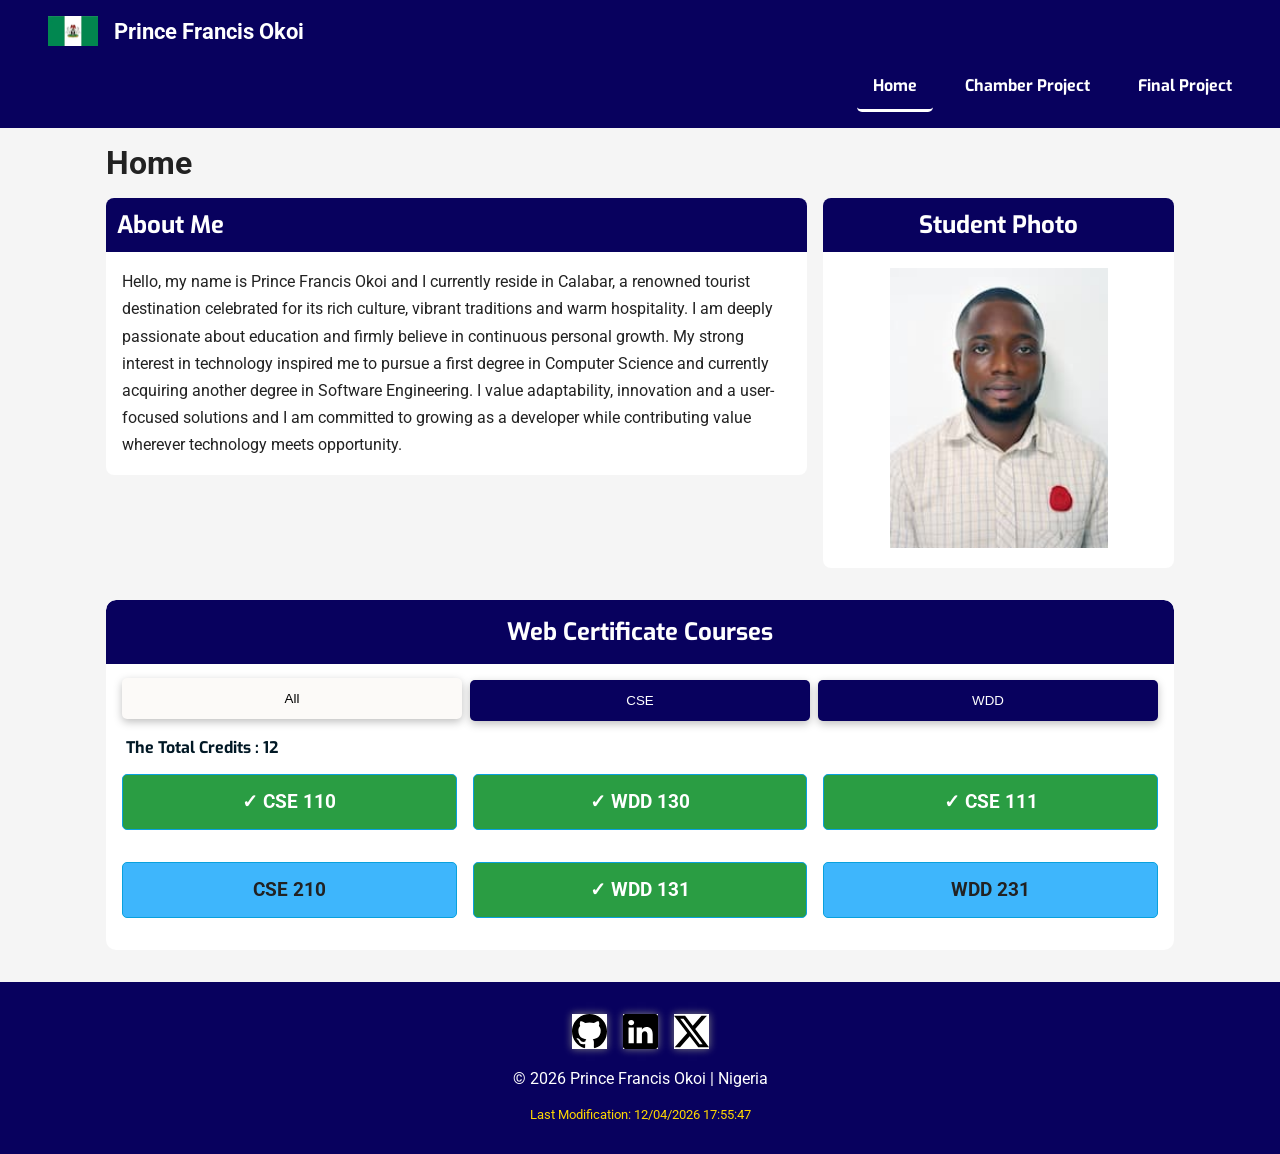
<file: index.html>
<!DOCTYPE html>
<html lang="en">

<head>
    <meta charset="UTF-8">
    <meta name="viewport" content="width=device-width, initial-scale=1.0">
    <title>Chamber of Commerce </title>

    <meta name="description"
        content="WDD 231 - Dynamic Web Fundamentals 2, Prince Okoi, web design and development resources, Week 1 project">
    <meta name="author" content="Prince Francis Okoi">

    <!--Favicon-->
    <link rel="icon" href="images/favicon.ico">

    <!-- Stylesheets -->
    <link rel="stylesheet" href="styles/small.css">
    <link rel="stylesheet" href="styles/large.css">

    <!-- Javascripts -->
    <script src="scripts/date.js" defer></script>
    <script src="scripts/navigation.js" defer></script>
    <script src="scripts/course.js" defer></script>

    <!-- Google fonts -->
    <link rel="preconnect" href="https://fonts.googleapis.com">
    <link rel="preconnect" href="https://fonts.gstatic.com" crossorigin>
    <link href="https://fonts.googleapis.com/css2?family=Exo:ital,wght@0,100..900;1,100..900&family=Roboto&display=swap"
        rel="stylesheet">
</head>

<body>
    <header>
        <div class="logo">
            <img src="images/nigeria.webp" alt="Course homepage">
            <span>Prince Francis Okoi</span>
        </div>
        <button id="menu">&#9776;</button>
        <nav>
            <ul id="nav-links">
                <li><a href="index.html" class="active">Home</a></li>
                <li><a href="chamber/index.html">Chamber Project</a></li>
                <li><a href="finalproject/index.html">Final Project</a></li>
            </ul>
        </nav>
    </header>

    <main>
        <h1>Home</h1>
        <div class="row_one">
            <section class="about">
                <h2> About Me</h2>
                <p>Hello, my name is Prince Francis Okoi and I currently reside in Calabar, a renowned
                    tourist destination celebrated for its rich culture, vibrant traditions and warm
                    hospitality. I am deeply passionate about education and firmly believe in continuous
                    personal growth. My strong interest in technology inspired me to pursue a first
                    degree in Computer Science and currently acquiring another degree in Software Engineering.
                    I value adaptability, innovation and a user-focused solutions and I am committed to
                    growing as a developer while contributing value wherever technology meets
                    opportunity.
                </p>
            </section>
        
            <section class="photo">
                <h2> Student Photo </h2>
                <img src="images/profile.jpg" alt="Prince Okoi">
            </section>
        </div>

        <section class="course">
        
            <h2>Web Certificate Courses</h2>
        
            <div class="buttons">
                <button id="all">All</button>
                <button id="cse">CSE</button>
                <button id="wdd">WDD</button>
            </div>
                    
            <p class="credits">
                The Total Credits :
                <span id="credits"></span>
            </p>
        
            <div id="course_card"></div>

        </section>

    </main>

    <footer>
    
        <div class="social">
            <a href="https://github.com/princeokoi">
                <img src="images/github.svg" alt="GitHub">
            </a>
    
            <a href="https://linkedin.com/in/prince-okoi">
                <img src="images/linkedin.svg" alt="LinkedIn">
            </a>
    
            <a href="https://x.com">
                <img src="images/twitter-x.svg" alt="X">
            </a>
        </div>
    
        <p>
            &copy;
            <span id="currentyear"></span>
            Prince Francis Okoi | Nigeria
        </p> <br>
    
        <p id="lastModified"></p>
    
    </footer>

</body>

</html>
</file>
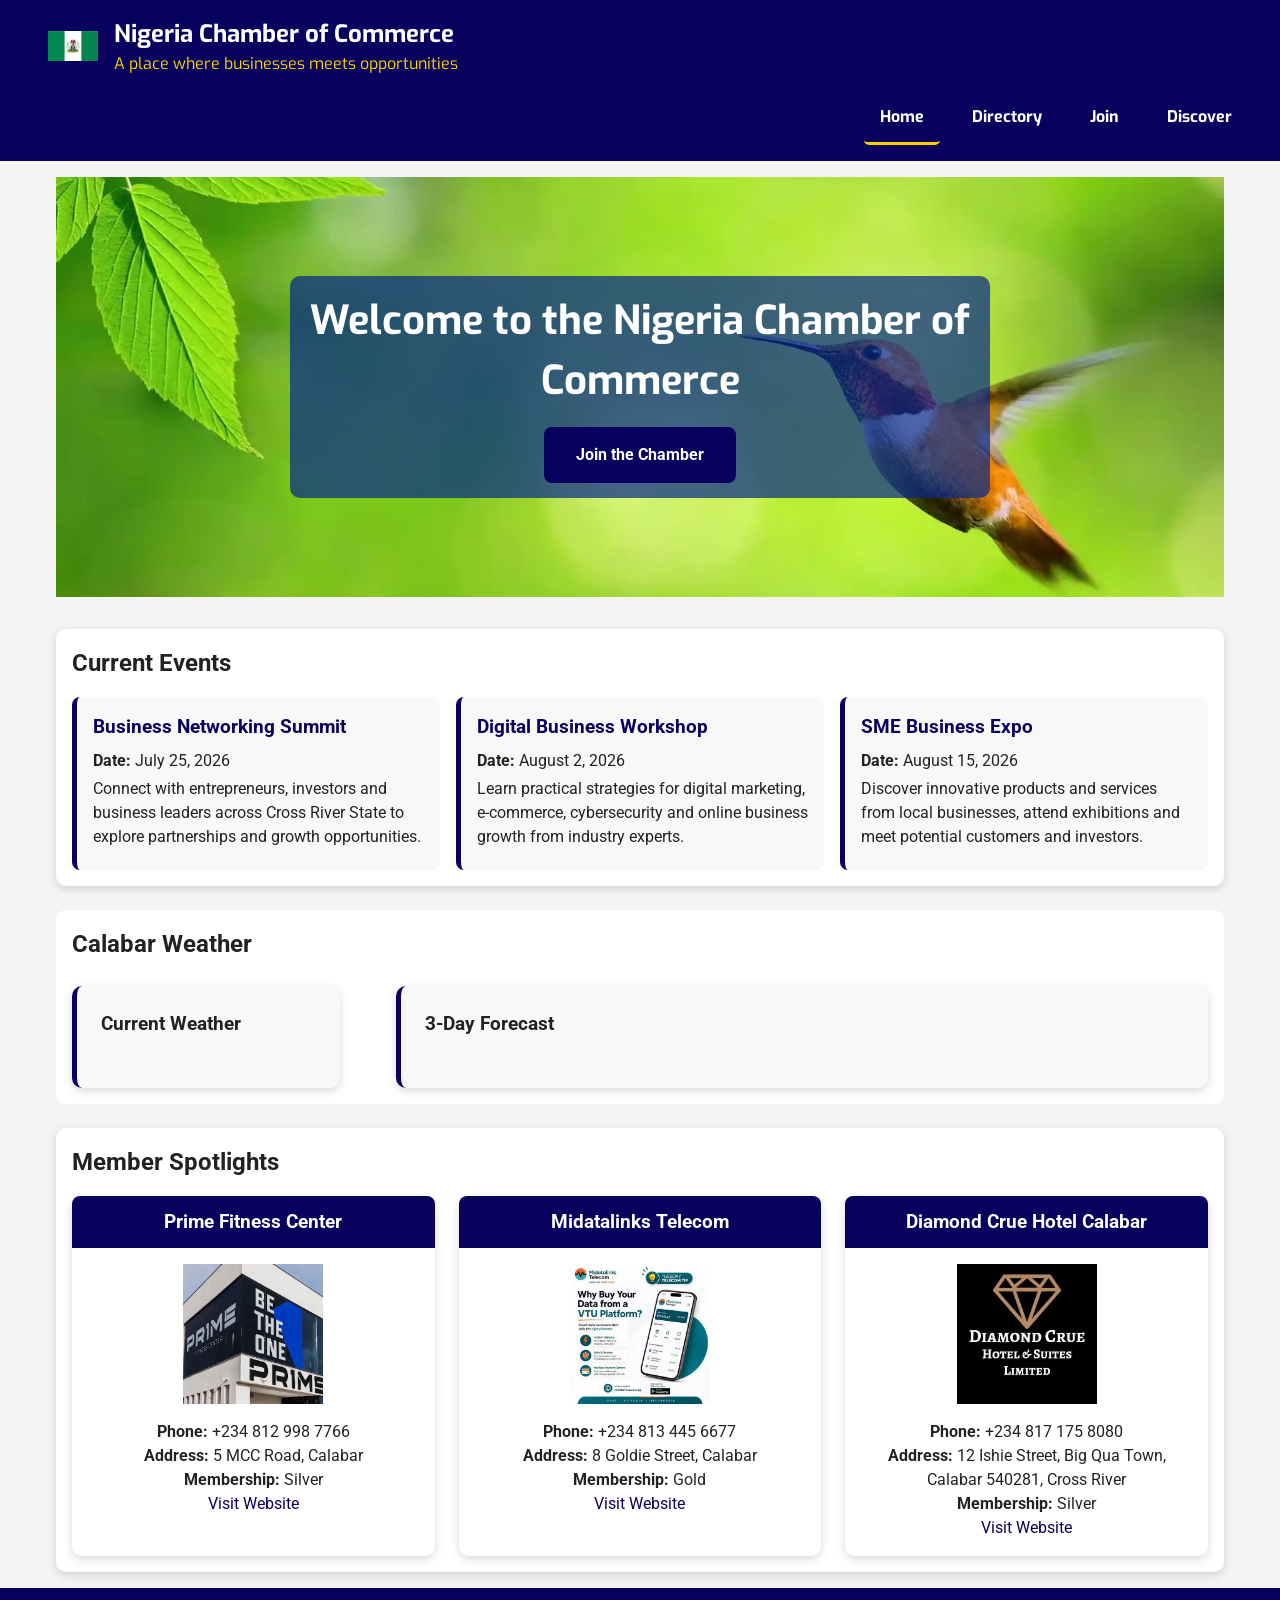
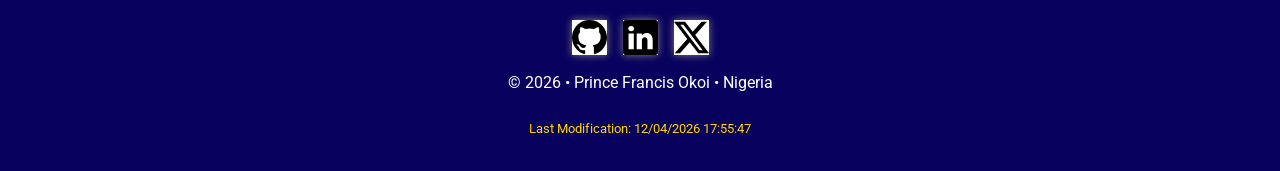
<file: chamber/index.html>
<!DOCTYPE html>
<html lang="en">

<head>
    <meta charset="UTF-8">
    <meta name="viewport" content="width=device-width, initial-scale=1.0">
    <title>Nigeria Chamber of Commerce</title>

    <meta name="description"
        content="WDD 231 - Dynamic Web Fundamentals 2, Nigeria Chamber of Commerce promoting businesses and economic development in Nigeria">
    <meta name="author" content="Prince Francis Okoi">

    <!--Facebook Meta Tag-->
    <meta property="og:title" content="Prince Francis Okoi | WDD 231 Directory">
    <meta property="og:description"
        content="Welcome to Prince Francis Okoi's WDD 231 course homepage, featuring web development projects, certificate courses, and programming assignments.">
    <meta property="og:image" content="https://okoiprince.github.io/wdd231/images/profile.jpg">
    <meta property="og:url" content="https://okoiprince.github.io/wdd231/">


    <!--Favicon-->
    <link rel="icon" href="images/favicon.ico">

    <!-- Stylesheets -->
    <link rel="stylesheet" href="styles/reset.css">
    <link rel="stylesheet" href="styles/small.css">
    <link rel="stylesheet" href="styles/large.css">

    <!-- Javascripts -->
    <script src="scripts/date.js" defer></script>
    <script src="scripts/navigation.js" defer></script>
    <script src="scripts/weather.js" defer></script>
    <script src="scripts/spotlight.js" defer></script>

    <!-- Google fonts -->
    <link rel="preconnect" href="https://fonts.googleapis.com">
    <link rel="preconnect" href="https://fonts.gstatic.com" crossorigin>
    <link href="https://fonts.googleapis.com/css2?family=Exo:ital,wght@0,100..900;1,100..900&family=Roboto&display=swap"
        rel="stylesheet">
</head>

<body>

    <header>
        <div class="logo">
            <img src="images/logo.webp" alt="Chamber Logo">
            <div>
                <h2>Nigeria Chamber of Commerce</h2>
                <p>A place where businesses meets opportunities</p>
            </div>
        </div>

        <button id="menu">&#9776;</button>
        <nav>
            <ul id="nav-links">
                <li><a href="index.html" class="active">Home</a></li>
                <li><a href="directory.html">Directory</a></li>
                <li><a href="join.html">Join</a></li>
                <li><a href="discover.html">Discover</a></li>
            </ul>
        </nav>
    </header>

    <main>

        <section class="hero">

            <picture>
                <source srcset="images/hero-large.webp" media="(min-width:768px)">
                <img src="images/hero-small.webp" alt="Nigeria Chamber of Commerce">
            </picture>

            <div class="hero-text">
                <h1>Welcome to the Nigeria Chamber of Commerce</h1>
                <a class="cta" href="#">Join the Chamber</a>
            </div>

        </section>

        <section class="home-grid">

            <section class="events">
                <h2>Current Events</h2>

                <div class="all-event-cards">

                    <article class="event-card">
                        <h3>Business Networking Summit</h3>
                        <p><strong>Date:</strong> July 25, 2026</p>
                        <p>
                            Connect with entrepreneurs, investors and business leaders across
                            Cross River State to explore partnerships and growth opportunities.
                        </p>
                    </article>

                    <article class="event-card">
                        <h3>Digital Business Workshop</h3>
                        <p><strong>Date:</strong> August 2, 2026</p>
                        <p>
                            Learn practical strategies for digital marketing, e-commerce,
                            cybersecurity and online business growth from industry experts.
                        </p>
                    </article>

                    <article class="event-card">
                        <h3>SME Business Expo</h3>
                        <p><strong>Date:</strong> August 15, 2026</p>
                        <p>
                            Discover innovative products and services from local businesses,
                            attend exhibitions and meet potential customers and investors.
                        </p>
                    </article>

                </div>
            </section>

            <section class="weather">
                <h2>Calabar Weather</h2>
                <div class="current-weather">
                    <h3>Current Weather</h3>
                    <p id="temperature"></p>
                    <p id="description"></p>
                </div>

                <div class="forcast">
                    <h3>3-Day Forecast</h3>
                    <div id="forecast"></div>
                </div>

            </section>

            <section class="spotlights">

                <h2>Member Spotlights</h2>

                <div id="spotlight-cards"></div>

            </section>

        </section>

    </main>

    <footer>

        <div class="social">
            <a href="https://github.com/princeokoi">
                <img src="images/github.svg" alt="GitHub">
            </a>

            <a href="https://linkedin.com/in/prince-okoi">
                <img src="images/linkedin.svg" alt="LinkedIn">
            </a>

            <a href="https://x.com">
                <img src="images/twitter-x.svg" alt="X">
            </a>
        </div>

        <p>
            &copy;
            <span id="currentyear"></span>
            • Prince Francis Okoi • Nigeria
        </p> <br>

        <p id="lastModified"></p>
    </footer>

</body>

</html>
</file>
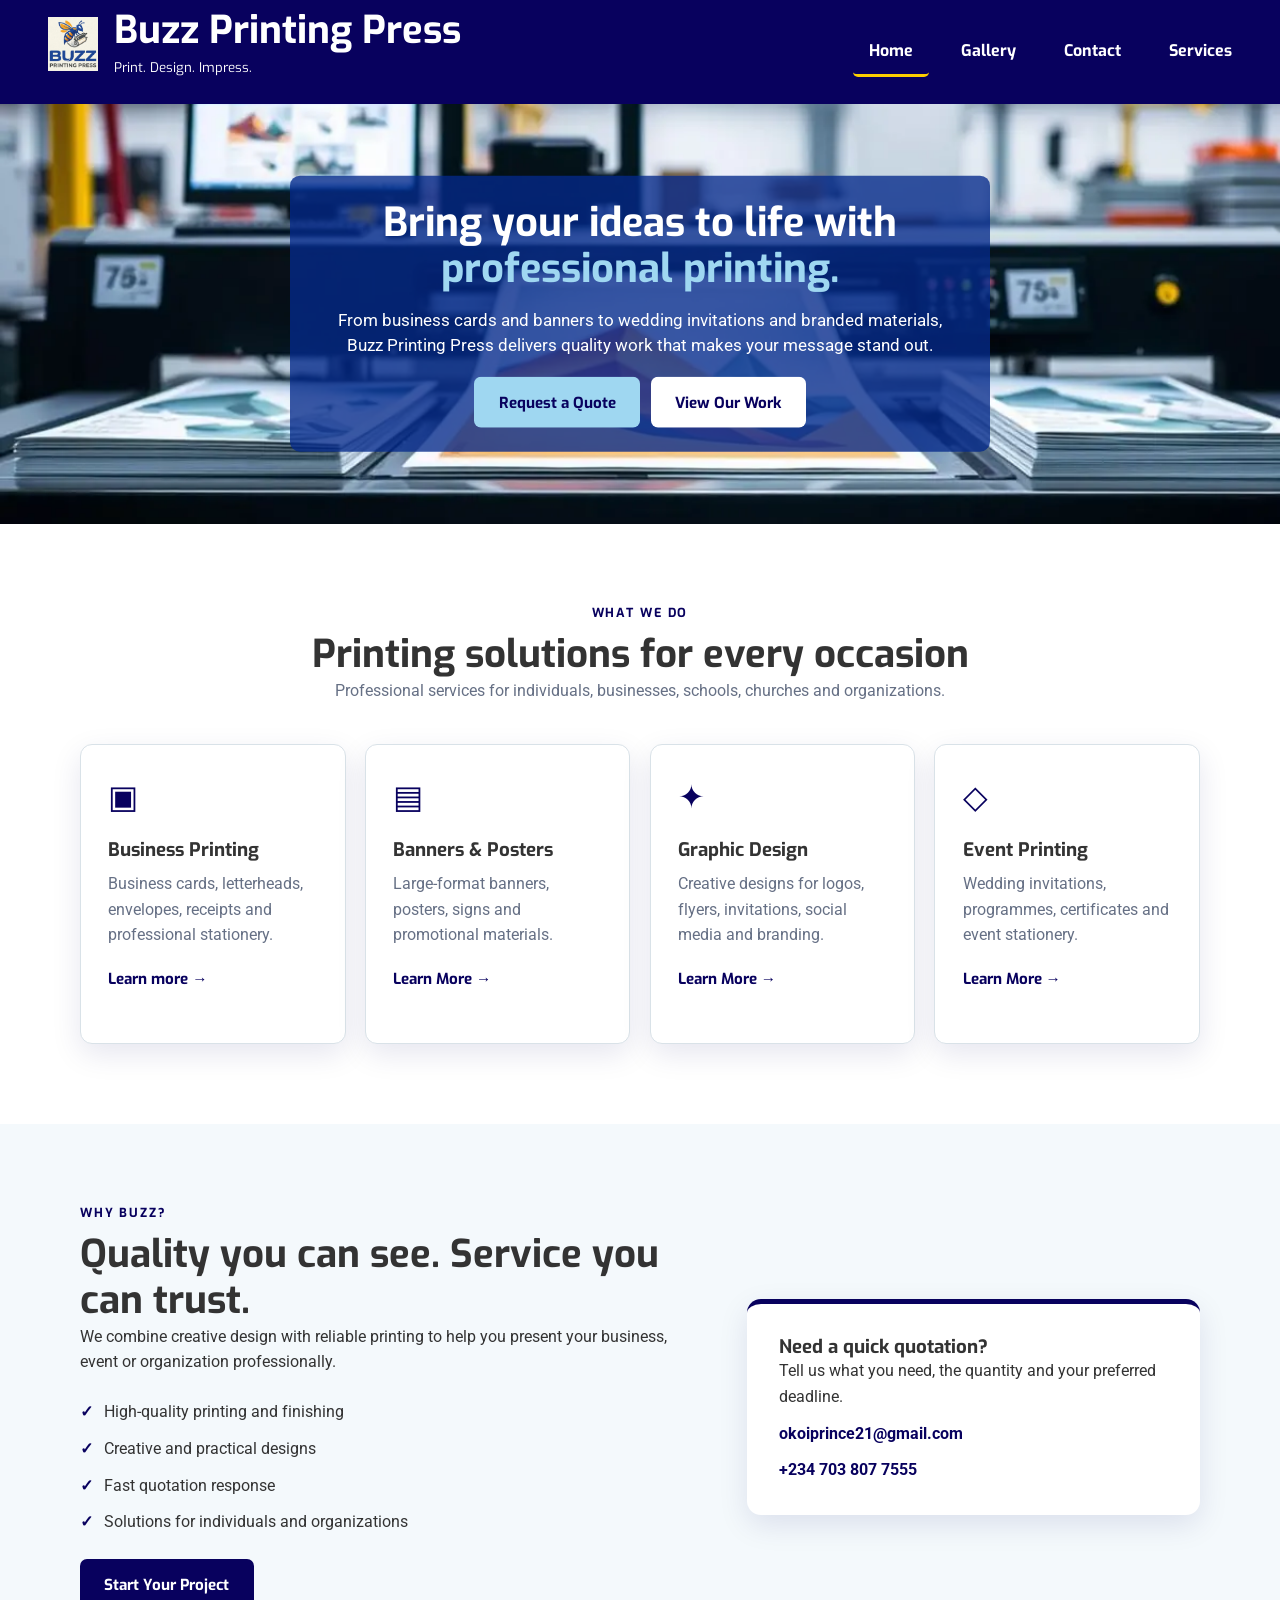
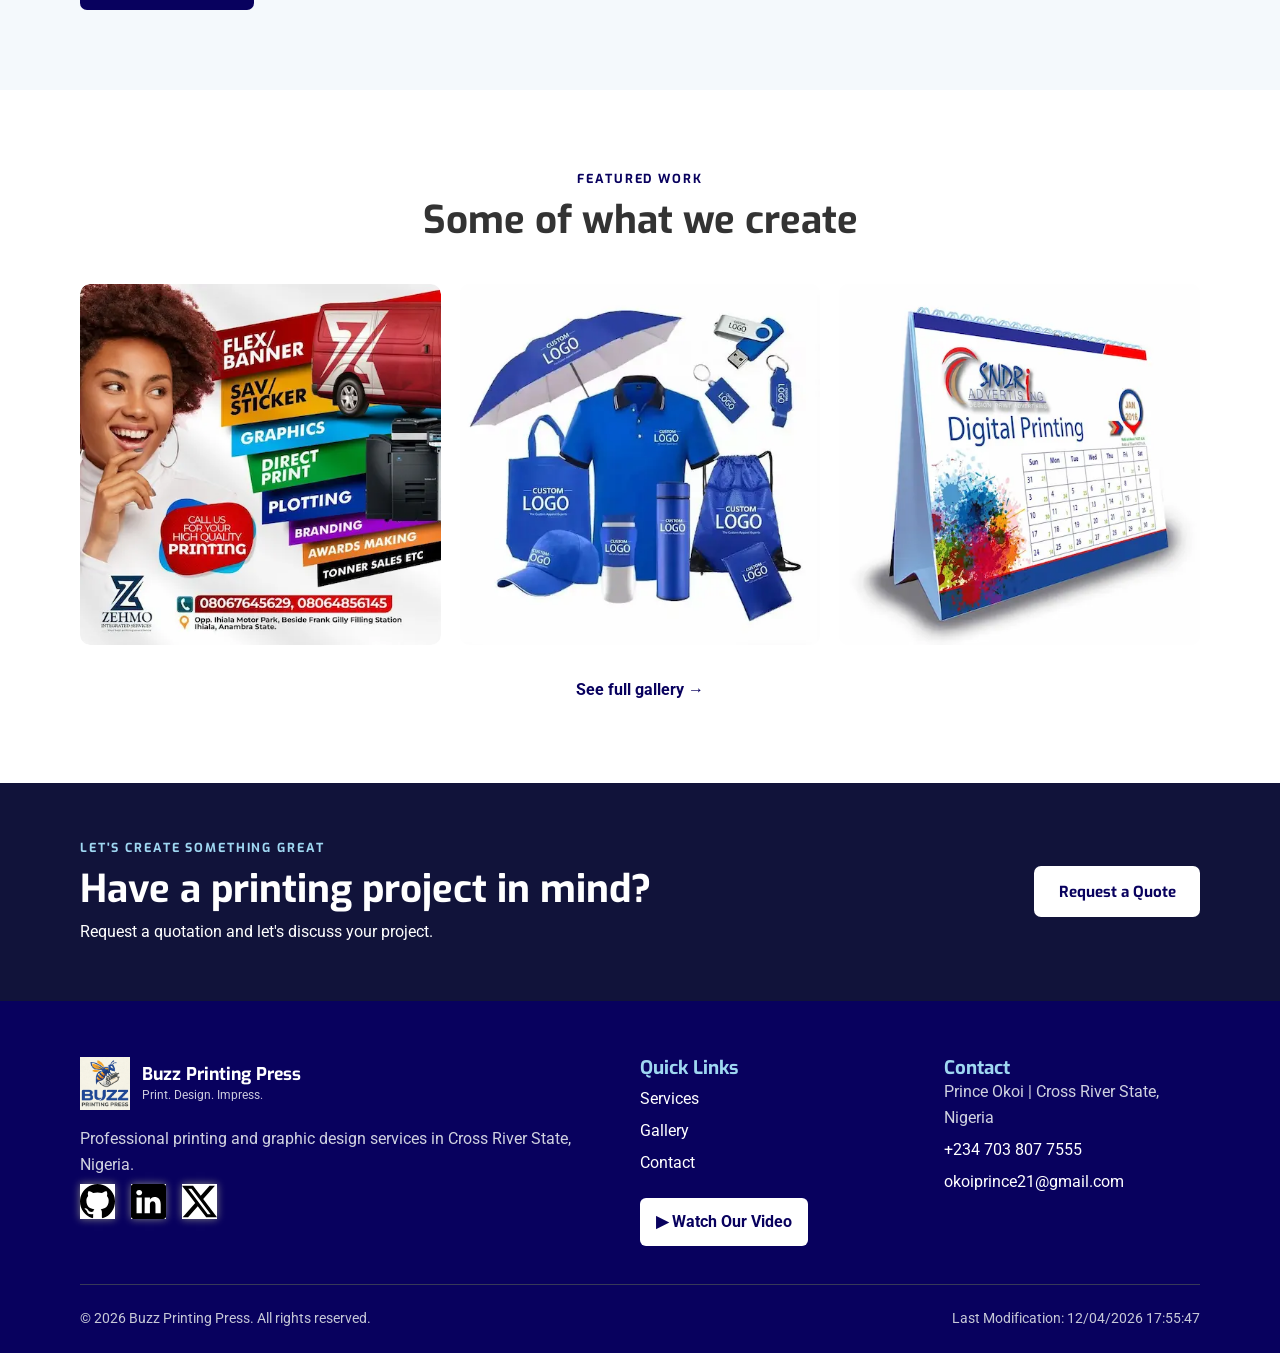
<file: finalproject/index.html>
<!DOCTYPE html>
<html lang="en">

<head>
    <meta charset="UTF-8">
    <meta name="viewport" content="width=device-width, initial-scale=1.0">
    <title>Buzz Printing Press</title>

    <meta name="description"
        content="WDD 231 - Dynamic Web Fundamentals 2, Buzz Printing Press for graphics design and printing in Nigeria">
    <meta name="author" content="Prince Francis Okoi">

    <!--Facebook Meta Tag-->
    <meta property="og:title" content="Prince Francis Okoi | WDD 231 project">
    <meta property="og:description"
        content="Welcome to Prince Francis Okoi's WDD 231 course siteplan page, featuring web development projects, certificate courses and programming assignments.">
    <meta property="og:image" content="https://okoiprince.github.io/wdd231/images/profile.jpg">
    <meta property="og:url" content="https://okoiprince.github.io/wdd231/">


    <!--Favicon-->
    <link rel="icon" href="images/favicon.ico">

    <!-- Stylesheets -->
    <link rel="stylesheet" href="styles/reset.css">
    <link rel="stylesheet" href="styles/small.css">
    <link rel="stylesheet" href="styles/large.css">

    <!-- Javascripts -->
    <script src="scripts/date.js" defer></script>
    <script src="scripts/navigation.js" defer></script>
    <script src="scripts/modals.js" defer></script>


    <!-- Google fonts -->
    <link rel="preconnect" href="https://fonts.googleapis.com">
    <link rel="preconnect" href="https://fonts.gstatic.com" crossorigin>
    <link href="https://fonts.googleapis.com/css2?family=Exo:ital,wght@0,100..900;1,100..900&family=Roboto&display=swap"
        rel="stylesheet">
</head>

<body>
    <header>
        <div class="logo">
            <img src="images/buzz-logo.webp" alt="Chamber Logo">
            <div>
                <h2>Buzz Printing Press</h2>
                <small>Print. Design. Impress.</small>
            </div>
        </div>

        <button id="menu">&#9776;</button>
        <nav>
            <ul id="nav-links">
                <li><a href="index.html" class="active">Home</a></li>
                <li><a href="gallery.html">Gallery</a></li>
                <li><a href="contact.html">Contact</a></li>
                <li><a href="services.html">Services</a></li>
            </ul>
        </nav>
    </header>

    <main>
        <section class="hero">

            <picture>
                <source srcset="images/hero-large.webp" media="(min-width:768px)">
                <img src="images/hero-small.webp" alt="Nigeria Chamber of Commerce">
            </picture>

            <div class="hero-text">
                <h1>Bring your ideas to life with <span>professional printing.</span></h1>
                <p class="hero-sidetext">From business cards and banners to wedding invitations and branded materials,
                    Buzz Printing Press delivers quality work that makes your message stand out.</p>
                <div class="hero-actions">
                    <a class="action-btn primary-btn" href="contact.html">Request a Quote</a>
                    <a class="action-btn light-btn" href="gallery.html">View Our Work</a>
                </div>
            </div>
        </section>

        <section class="content-section">
            <div class="site-container">
                <div class="section-heading">
                    <p class="eyebrow">WHAT WE DO</p>
                    <h2>Printing solutions for every occasion</h2>

                    <p>Professional services for individuals, businesses, schools, churches and organizations.</p>
                </div>

                <div class="service-grid">
                    <article class="service-card">
                        <div class="icon">▣</div>
                        <h3>Business Printing</h3>
                        <p>
                            Business cards, letterheads, envelopes, receipts and professional stationery.
                        </p>
                        <span class="btnModal" id="bpBtn">Learn more →</span>

                    </article>
                    <article class="service-card">
                        <div class="icon">▤</div>
                        <h3>Banners & Posters</h3>
                        <p>Large-format banners, posters, signs and promotional materials.</p>

                        <span class="btnModal" id="bannerBtn">Learn More →</span>
                    </article>

                    <article class="service-card">
                        <div class="icon">✦</div>
                        <h3>Graphic Design</h3>
                        <p>
                            Creative designs for logos, flyers, invitations, social media and branding.
                        </p>

                        <span class="btnModal" id="graphicBtn">Learn More →</span>
                    </article>

                    <article class="service-card">
                        <div class="icon">◇</div>
                        <h3>Event Printing</h3>
                        <p>Wedding invitations, programmes, certificates and event stationery.</p>

                        <span class="btnModal" id="eventBtn">Learn More →</span>
                    </article>
                </div>
            </div>


            <!-- ....................... Call Modals..................... -->

            <!-- Business Printing Modal -->
            <dialog id="businessModal">
                <h2>Business Printing</h2>
                <h3>Professional Printing Solutions</h3>

                <ul>
                    <li>Business cards and letterheads</li>
                    <li>Branded envelopes and stationery</li>
                    <li>Receipts and invoices</li>
                    <li>High-quality professional finishing</li>
                    <li>Custom designs to match your brand</li>
                </ul>

                <p>
                    Give your business a professional appearance with quality
                    printed materials designed for your brand.
                </p>

                <a class="action-btn primary-btn" href="contact.html">Request a Quote</a>
                <button id="closeBusiness">Close</button>
            </dialog>


            <!-- Banners & Posters Modal -->
            <dialog id="bannerModal">
                <h2>Banners & Posters</h2>
                <h3>Make Your Message Stand Out</h3>

                <ul>
                    <li>Indoor and outdoor banners</li>
                    <li>Event and promotional posters</li>
                    <li>Church and business signage</li>
                    <li>Large-format printing</li>
                    <li>Durable, high-quality materials</li>
                </ul>

                <p>
                    Promote your business, event or organization with bold
                    and attractive banners and posters.
                </p>

                <a class="action-btn primary-btn" href="contact.html">Request a Quote</a>
                <button id="closeBanner">Close</button>
            </dialog>


            <!-- Graphic Design Modal -->
            <dialog id="graphicModal">
                <h2>Graphic Design</h2>
                <h3>Creative Designs for Your Brand</h3>

                <ul>
                    <li>Logo and brand identity design</li>
                    <li>Flyer and poster designs</li>
                    <li>Business card designs</li>
                    <li>Social media graphics</li>
                    <li>Invitation and promotional designs</li>
                </ul>

                <p>
                    Turn your ideas into professional visual designs that
                    communicate your message and strengthen your brand.
                </p>

                <a class="action-btn primary-btn" href="contact.html">Start Your Design</a>
                <button id="closeGraphic">Close</button>
            </dialog>


            <!-- Event Printing Modal -->
            <dialog id="eventModal">
                <h2>Event Printing</h2>
                <h3>Make Every Occasion Special</h3>

                <ul>
                    <li>Wedding invitations</li>
                    <li>Event programmes</li>
                    <li>Certificates and awards</li>
                    <li>Souvenirs and branded materials</li>
                    <li>Custom event stationery</li>
                </ul>

                <p>
                    We provide beautiful and professionally printed materials
                    for weddings, birthdays, graduations, church events and
                    other special occasions.
                </p>

                <a class="action-btn primary-btn" href="contact.html">Plan Your Printing</a>
                <button id="closeEvent">Close</button>
            </dialog>


        </section>

        <section class="split-section">
            <div class="site-container split">
                <div>
                    <p class="eyebrow">WHY BUZZ?</p>
                    <h2>Quality you can see. Service you can trust.</h2>

                    <p>
                        We combine creative design with reliable printing to help you present your business, event or
                        organization professionally.
                    </p>

                    <ul class="check-list">
                        <li>High-quality printing and finishing</li>
                        <li>Creative and practical designs</li>
                        <li>Fast quotation response</li>
                        <li>Solutions for individuals and organizations</li>
                    </ul>

                    <a class="action-btn primary-btn" href="contact.html">Start Your Project</a>

                </div>

                <div class="info-card">
                    <h3>Need a quick quotation?</h3>
                    <p>Tell us what you need, the quantity and your preferred deadline.</p>
                    <a href="mailto:info@buzzprintingpress.com">okoiprince21@gmail.com</a>
                    <a href="tel:+2348000000000">+234 703 807 7555</a>
                </div>
            </div>
        </section>

        <section class="content-section">
            <div class="site-container">
                <div class="section-heading">
                    <p class="eyebrow">FEATURED WORK</p>
                    <h2>Some of what we create</h2>
                </div>
                <div class="gallery-grid">
                    <a href="gallery.html">
                        <img src="images/banner-sample.webp" alt="Business card printing sample">
                    </a>

                    <a href="gallery.html">
                        <img src="images/sample-design.webp" alt="Custom printing sample">
                    </a>

                    <a href="gallery.html">
                        <img src="images/table-card.webp" alt="Table calendar design sample">
                    </a>
                </div>

                <div class="center"><a class="text-link" href="gallery.html">See full gallery →</a></div>
            </div>
        </section>

        <section class="cta-band">
            <div class="site-container cta-content">
                <div>
                    <p class="eyebrow">LET'S CREATE SOMETHING GREAT</p>
                    <h2>Have a printing project in mind?</h2>
                    <p>Request a quotation and let's discuss your project.</p>
                </div>
                <a class="action-btn light-btn" href="contact.html">Request a Quote</a>
            </div>
        </section>

    </main>

    <footer class="site-footer">
        <div class="site-container footer-grid">
            <div>
                <a class="site-brand footer-brand" href="index.html">
                    <img src="images/buzz-logo.webp" alt="Buzz Printing Press Logo">

                    <span>
                        <strong>Buzz Printing Press</strong>
                        <small>Print. Design. Impress.</small>
                    </span>
                </a>
                <p>Professional printing and graphic design services in Cross River State, Nigeria.</p>

                <div class="social">
                    <a href="https://github.com/princeokoi">
                        <img src="images/github.svg" alt="GitHub">
                    </a>

                    <a href="https://linkedin.com/in/prince-okoi">
                        <img src="images/linkedin.svg" alt="LinkedIn">
                    </a>

                    <a href="https://x.com">
                        <img src="images/twitter-x.svg" alt="X">
                    </a>
                </div>
            </div>

            <div>
                <h3>Quick Links</h3>
                <a href="services.html">Services</a>
                <a href="gallery.html">Gallery</a>
                <a href="contact.html">Contact</a>

                <a class="youtube-btn" href="https://www.loom.com/share/aba6f75f8f634096a6d7e14479d5336c" target="_blank">
                    ▶ Watch Our Video
                </a>
            </div>

            <div>
                <h3>Contact</h3>
                <p>Prince Okoi | Cross River State, Nigeria</p>
                <a href="tel:+2347038077555">+234 703 807 7555</a>
                <a href="mailto:info@buzzprintingpress.com">okoiprince21@gmail.com</a>
            </div>
        </div>

        <div class="site-container footer-bottom">
            <p>© <span id="currentyear"></span> Buzz Printing Press. All rights reserved.</p>
            <p id="lastModified"></p>
        </div>
    </footer>
</body>

</html>
</file>
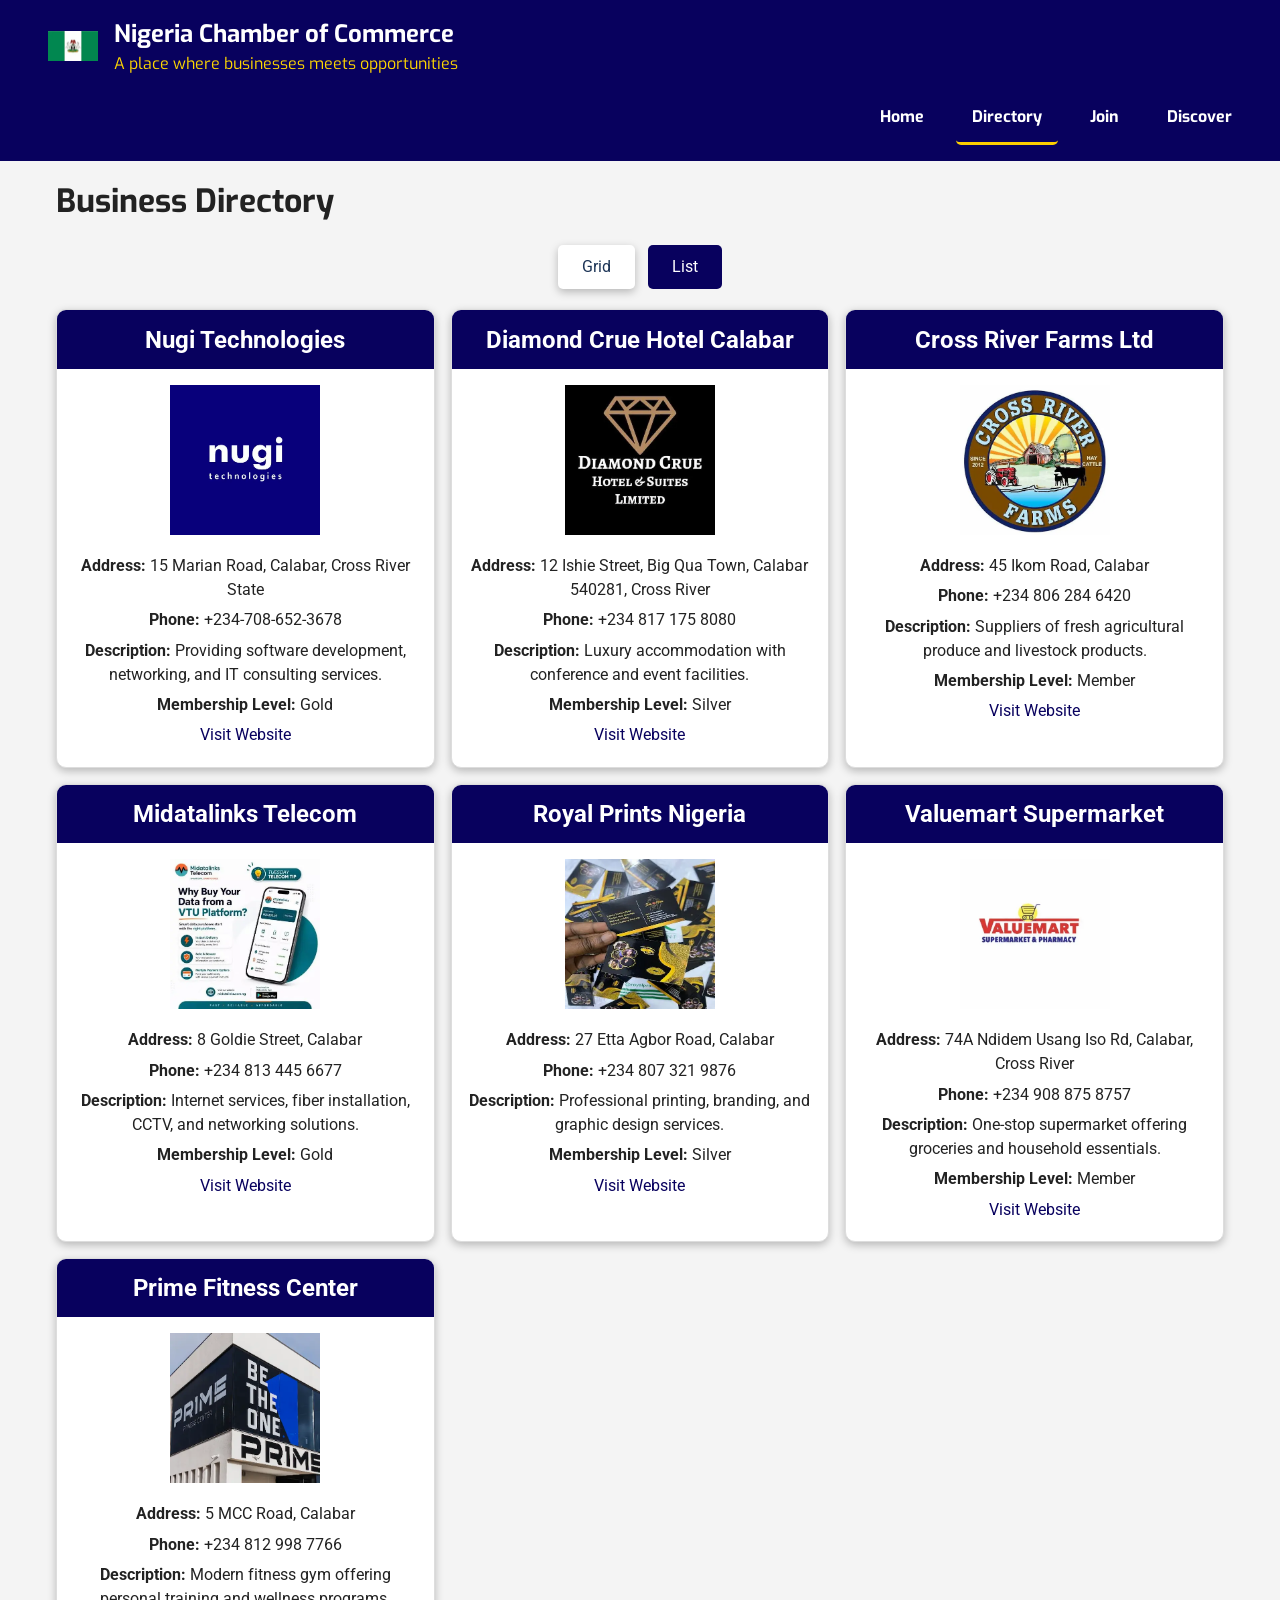
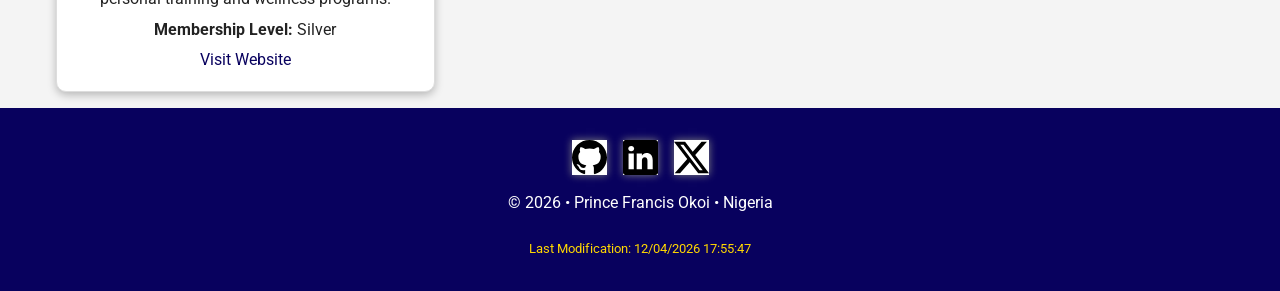
<file: chamber/directory.html>
<!DOCTYPE html>
<html lang="en">

<head>
    <meta charset="UTF-8">
    <meta name="viewport" content="width=device-width, initial-scale=1.0">
    <title>Chamber of Commerce Directory</title>

    <meta name="description"
        content="WDD 231 - Dynamic Web Fundamentals 2, Prince Okoi, web design and development resources, Week 2 Chamber of Commerce Project">
    <meta name="author" content="Prince Francis Okoi">

    <!--Facebook Meta Tag-->
    <meta property="og:title" content="Prince Francis Okoi | WDD 231 Directory">
    <meta property="og:description"
        content="Welcome to Prince Francis Okoi's WDD 231 course homepage, featuring web development projects, certificate courses, and programming assignments.">
    <meta property="og:image" content="https://okoiprince.github.io/wdd231/images/profile.jpg">
    <meta property="og:url" content="https://okoiprince.github.io/wdd231/">


    <!--Favicon-->
    <link rel="icon" href="images/favicon.ico">

    <!-- Stylesheets -->
    <link rel="stylesheet" href="styles/reset.css">
    <link rel="stylesheet" href="styles/small.css">
    <link rel="stylesheet" href="styles/large.css">

    <!-- Javascripts -->
    <script src="scripts/date.js" defer></script>
    <script src="scripts/navigation.js" defer></script>
    <script src="scripts/directory.js" defer></script>

    <!-- Google fonts -->
    <link rel="preconnect" href="https://fonts.googleapis.com">
    <link rel="preconnect" href="https://fonts.gstatic.com" crossorigin>
    <link href="https://fonts.googleapis.com/css2?family=Exo:ital,wght@0,100..900;1,100..900&family=Roboto&display=swap"
        rel="stylesheet">
</head>

<body>
    <header>

        <div class="logo">
            <img src="images/logo.webp" alt="Chamber Logo">
            <div>
                <h2>Nigeria Chamber of Commerce</h2>
                <p>A place where businesses meets opportunities</p>
            </div>
        </div>

        <button id="menu">&#9776;</button>
        <nav>
            <ul id="nav-links">
                <li><a href="../index.html">Home</a></li>
                <li><a href="directory.html" class="active">Directory</a></li>
                <li><a href="#">Join</a></li>
                <li><a href="#">Discover</a></li>
            </ul>
        </nav>

    </header>

    <main>

        <h1>Business Directory</h1>

        <div class="view-buttons">

            <button id="grid">Grid</button>

            <button id="list">List</button>

        </div>

        <section id="members" class="grid">

        </section>

    </main>

    <footer>

        <div class="social">
            <a href="https://github.com/princeokoi">
                <img src="images/github.svg" alt="GitHub">
            </a>

            <a href="https://linkedin.com/in/prince-okoi">
                <img src="images/linkedin.svg" alt="LinkedIn">
            </a>

            <a href="https://x.com">
                <img src="images/twitter-x.svg" alt="X">
            </a>
        </div>

        <p>
            &copy;
            <span id="currentyear"></span>
            • Prince Francis Okoi • Nigeria
        </p> <br>

        <p id="lastModified"></p>
    </footer>

</body>

</html>
</file>
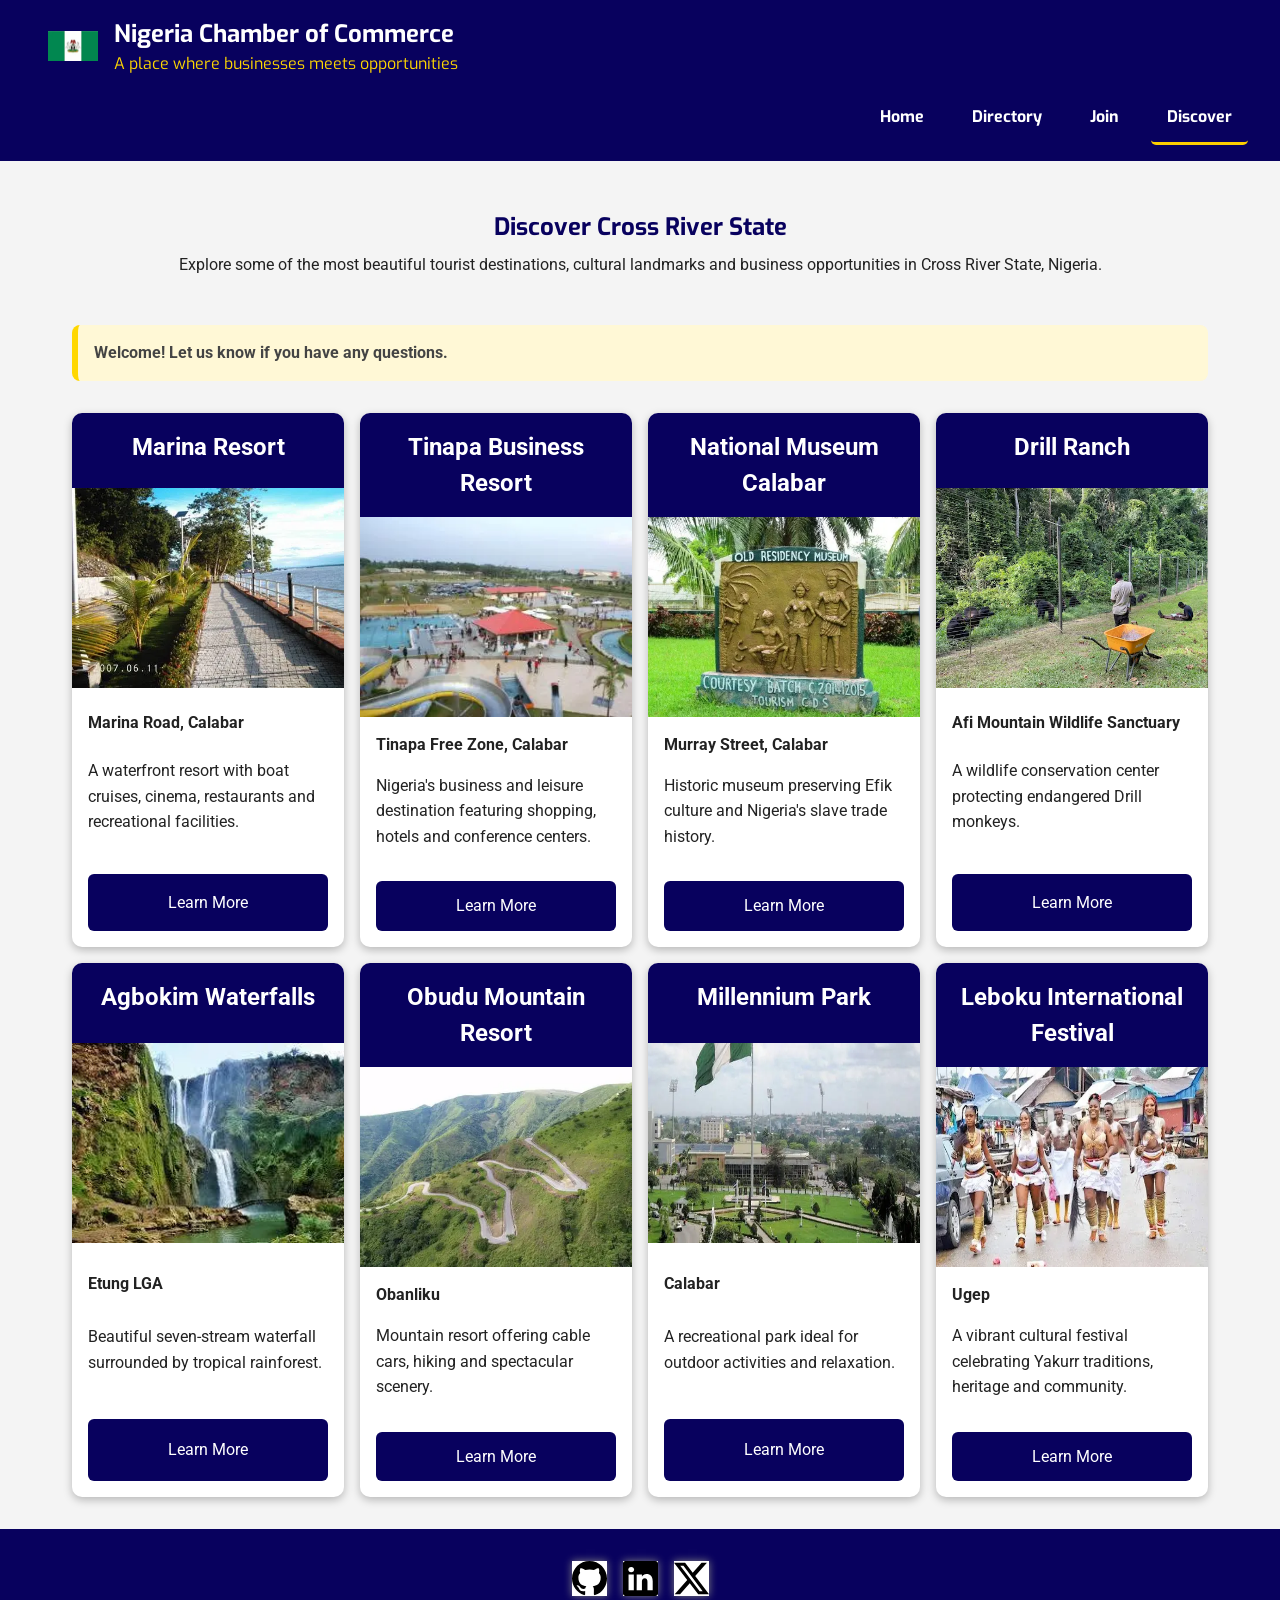
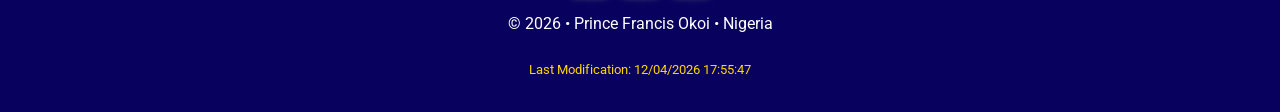
<file: chamber/discover.html>
<!DOCTYPE html>
<html lang="en">

<head>
    <meta charset="UTF-8">
    <meta name="viewport" content="width=device-width, initial-scale=1.0">
    <title>Discover Nigeria Chamber of Commerce</title>

    <meta name="description"
        content="WDD 231 - Dynamic Web Fundamentals 2, Prince Okoi, web design and development resources, Week 2 Chamber of Commerce Project">
    <meta name="author" content="Prince Francis Okoi">

    <!--Facebook Meta Tag-->
    <meta property="og:title" content="Prince Francis Okoi | WDD 231 Directory">
    <meta property="og:description"
        content="Welcome to Prince Francis Okoi's WDD 231 course homepage, featuring web development projects, certificate courses, and programming assignments.">
    <meta property="og:image" content="https://okoiprince.github.io/wdd231/images/profile.jpg">
    <meta property="og:url" content="https://okoiprince.github.io/wdd231/">


    <!--Favicon-->
    <link rel="icon" href="images/favicon.ico">

    <!-- Stylesheets -->
    <link rel="stylesheet" href="styles/reset.css">
    <link rel="stylesheet" href="styles/small.css">
    <link rel="stylesheet" href="styles/medium.css">
    <link rel="stylesheet" href="styles/large.css">
    <link rel="stylesheet" href="styles/discover-large.css">

    <!-- Javascripts -->
    <script src="scripts/date.js" defer></script>
    <script src="scripts/navigation.js" defer></script>
    <script type="module" src="scripts/discover.js"></script>

    <!-- Google fonts -->
    <link rel="preconnect" href="https://fonts.googleapis.com">
    <link rel="preconnect" href="https://fonts.gstatic.com" crossorigin>
    <link href="https://fonts.googleapis.com/css2?family=Exo:ital,wght@0,100..900;1,100..900&family=Roboto&display=swap"
        rel="stylesheet">
</head>

<body>
    <header>

        <div class="logo">
            <img src="images/logo.webp" alt="Chamber Logo">
            <div>
                <h2>Nigeria Chamber of Commerce</h2>
                <p>A place where businesses meets opportunities</p>
            </div>
        </div>

        <button id="menu">&#9776;</button>
        <nav>
            <ul id="nav-links">
                <li><a href="index.html">Home</a></li>
                <li><a href="directory.html">Directory</a></li>
                <li><a href="join.html">Join</a></li>
                <li><a href="discover.html" class="active">Discover</a></li>
            </ul>
        </nav>

    </header>

    <main>

        <section class="discover-hero">

            <h1>Discover Cross River State</h1>

            <p>
                Explore some of the most beautiful tourist destinations,
                cultural landmarks and business opportunities in Cross River
                State, Nigeria.
            </p>

        </section>

        <!-- Visitor Message -->
        <div id="visit-message" class="visit-message"></div>

        <div id="discover-cards"></div>

    </main>

    <footer>

        <div class="social">
            <a href="https://github.com/princeokoi">
                <img src="images/github.svg" alt="GitHub">
            </a>

            <a href="https://linkedin.com/in/prince-okoi">
                <img src="images/linkedin.svg" alt="LinkedIn">
            </a>

            <a href="https://x.com">
                <img src="images/twitter-x.svg" alt="X">
            </a>
        </div>

        <p>
            &copy;
            <span id="currentyear"></span>
            • Prince Francis Okoi • Nigeria
        </p> <br>

        <p id="lastModified"></p>
    </footer>

</body>

</html>
</file>
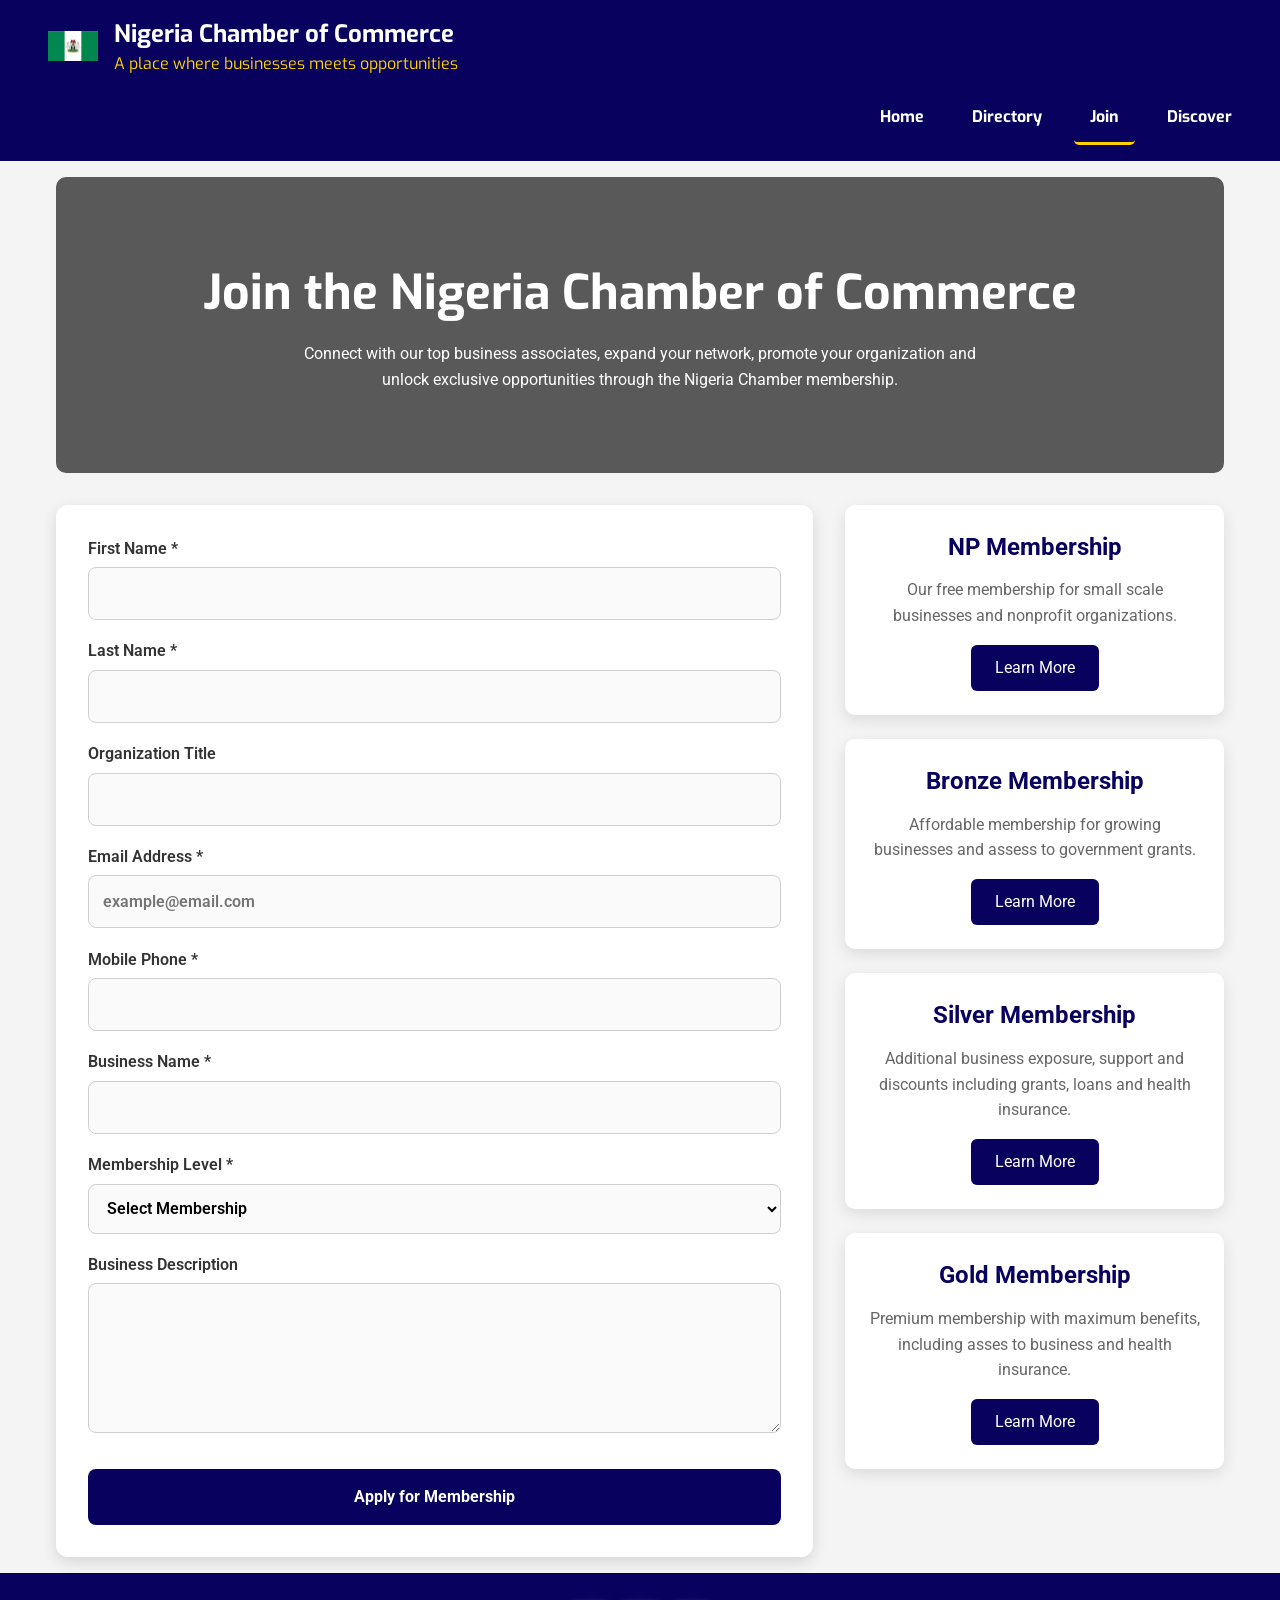
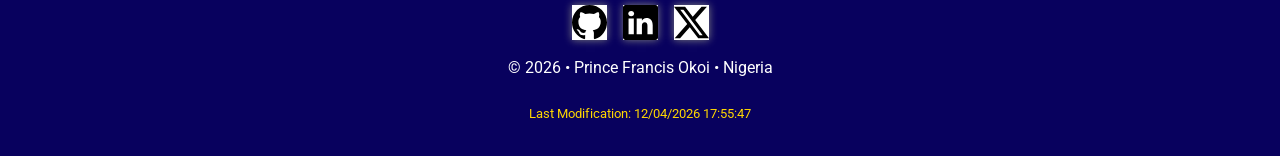
<file: chamber/join.html>
<!DOCTYPE html>
<html lang="en">

<head>
    <meta charset="UTF-8">
    <meta name="viewport" content="width=device-width, initial-scale=1.0">
    <title>Join the Nigeria Chamber of Commerce</title>

    <meta name="description"
        content="WDD 231 - Dynamic Web Fundamentals 2, Nigeria Chamber of Commerce promoting businesses and economic development in Nigeria">
    <meta name="author" content="Prince Francis Okoi">

    <!--Facebook Meta Tag-->
    <meta property="og:title" content="Prince Francis Okoi | WDD 231 Join">
    <meta property="og:description"
        content="Welcome to Prince Francis Okoi's WDD 231 course join page, featuring web development projects, certificate courses, and programming assignments.">
    <meta property="og:image" content="https://okoiprince.github.io/wdd231/images/profile.jpg">
    <meta property="og:url" content="https://okoiprince.github.io/wdd231/">


    <!--Favicon-->
    <link rel="icon" href="images/favicon.ico">

    <!-- Stylesheets -->
    <link rel="stylesheet" href="styles/reset.css">
    <link rel="stylesheet" href="styles/small.css">
    <link rel="stylesheet" href="styles/large.css">

    <!-- Javascripts -->
    <script src="scripts/date.js" defer></script>
    <script src="scripts/navigation.js" defer></script>
    <script src="scripts/join.js" defer></script>
    <script src="scripts/thankyou.js" defer></script>
    <script src="scripts/spotlight.js" defer></script>

    <!-- Google fonts -->
    <link rel="preconnect" href="https://fonts.googleapis.com">
    <link rel="preconnect" href="https://fonts.gstatic.com" crossorigin>
    <link href="https://fonts.googleapis.com/css2?family=Exo:ital,wght@0,100..900;1,100..900&family=Roboto&display=swap"
        rel="stylesheet">
</head>

<body>

    <header>
        <div class="logo">
            <img src="images/logo.webp" alt="Chamber Logo">
            <div>
                <h2>Nigeria Chamber of Commerce</h2>
                <p>A place where businesses meets opportunities</p>
            </div>
        </div>

        <button id="menu">&#9776;</button>
        <nav>
            <ul id="nav-links">
                <li><a href="index.html">Home</a></li>
                <li><a href="directory.html">Directory</a></li>
                <li><a href="join.html" class="active">Join</a></li>
                <li><a href="discover.html">Discover</a></li>
            </ul>
        </nav>
    </header>

    <main>

        <section class="join-hero">
            <h1>Join the Nigeria Chamber of Commerce</h1>

            <p>
                Connect with our top business associates, expand your network,
                promote your organization and unlock exclusive
                opportunities through the Nigeria Chamber membership.
            </p>
        </section>

        <div class="join-container">

            <!-- JOIN FORM -->

            <div class="join-form">

                <form method="get" action="thankyou.html">

                    <label>
                        First Name *
                        <input type="text" name="firstname" id="firstname" required title="Enter your first name"
                            autocomplete="given-name">
                    </label>

                    <label>
                        Last Name *
                        <input type="text" name="lastname" id="lastname" required title="Enter your last name"
                            autocomplete="family-name">
                    </label>

                    <label>
                        Organization Title
                        <input type="text" name="organizationtitle"  title="Your title in the organization"
                            autocomplete="organization-title" pattern="[A-Za-z\\- ]{7,}">
                    </label>

                    <label>
                        Email Address *
                        <input type="email" name="email" id="email" required title="Enter a valid email address"
                            autocomplete="email" placeholder="example@email.com">
                    </label>

                    <label>
                        Mobile Phone *
                        <input type="tel" name="phone" id="phone" required title="Enter your mobile phone number"
                            autocomplete="tel">
                    </label>

                    <label>
                        Business Name *
                        <input type="text" name="organization" id="organization" required title="Business or Organization Name"
                            autocomplete="organization">
                    </label>

                    <label>
                        Membership Level *

                        <select name="membership" required>

                            <option value="">Select Membership</option>

                            <option value="np">NP Membership</option>

                            <option value="bronze">Bronze Membership</option>

                            <option value="silver">Silver Membership</option>

                            <option value="gold">Gold Membership</option>

                        </select>

                    </label>

                    <label>
                        Business Description

                        <textarea name="description" title="Describe your business"></textarea>

                    </label>

                    <input type="hidden" name="timestamp" id="timestamp">

                    <input type="submit" value="Apply for Membership">

                </form>

            </div>

            <!--  MEMBERSHIP CARDS -->

            <aside class="membership-cards">

                <div class="membership-card">
                    <h2>NP Membership</h2>
                    <p>Our free membership for small scale businesses and nonprofit organizations.</p>

                    <button id="npBtn">Learn More</button>
                </div>

                <div class="membership-card">
                    <h2>Bronze Membership</h2>
                    <p>Affordable membership for growing businesses and assess to government grants.</p>

                    <button id="bronzeBtn">Learn More</button>
                </div>

                <div class="membership-card">
                    <h2>Silver Membership</h2>
                    <p>Additional business exposure, support and discounts including grants, loans and health insurance.</p>

                    <button id="silverBtn">Learn More</button>
                </div>

                <div class="membership-card">
                    <h2>Gold Membership</h2>
                    <p>Premium membership with maximum benefits, including asses to business and health insurance.</p>

                    <button id="goldBtn">Learn More</button>
                </div>

            </aside>

        </div>

        <!-- ....................... Call Modals..................... -->

        <dialog id="npModal">
            <h2>NP Membership</h2>
            <h3>🆓Free Subscription Cost $0</h3>
            <ul>
                <li>No membership fee</li>
                <li>Access to networking events</li>
                <li>Community support</li>
            </ul>

            <button id="closeNp">Close</button>

        </dialog>

        <dialog id="bronzeModal">

            <h2>Bronze Membership</h2>
            <h3>🥉Subscription Cost $200 </h3>
            <ul>
                <li>Business listing</li>
                <li>Networking events</li>
                <li>Training workshops</li>
                <li>Assess to grants</li>
            </ul>

            <button id="closeBronze">Close</button>

        </dialog>

        <dialog id="silverModal">

            <h2>Silver Membership</h2>
            <h3>🥈Subscription Cost $350 </h3>
            <ul>
                <li>Everything in Bronze</li>
                <li>Advertising discounts</li>
                <li>Event discounts</li>
                <li>Business promotion</li>
            </ul>

            <button id="closeSilver">Close</button>

        </dialog>

        <dialog id="goldModal">

            <h2>Gold Membership</h2>
            <h3>🥇Subscription Cost $520 </h3>

            <ul>
                <li>Everything in Silver</li>
                <li>Homepage spotlight advertising</li>
                <li>Premium event access</li>
                <li>VIP networking</li>
                <li>Featured business listing</li>
            </ul>

            <button id="closeGold">Close</button>

        </dialog>



    </main>

    <footer>

        <div class="social">
            <a href="https://github.com/princeokoi">
                <img src="images/github.svg" alt="GitHub">
            </a>

            <a href="https://linkedin.com/in/prince-okoi">
                <img src="images/linkedin.svg" alt="LinkedIn">
            </a>

            <a href="https://x.com">
                <img src="images/twitter-x.svg" alt="X">
            </a>
        </div>

        <p>
            &copy;
            <span id="currentyear"></span>
            • Prince Francis Okoi • Nigeria
        </p> <br>

        <p id="lastModified"></p>
    </footer>

</body>

</html>
</file>
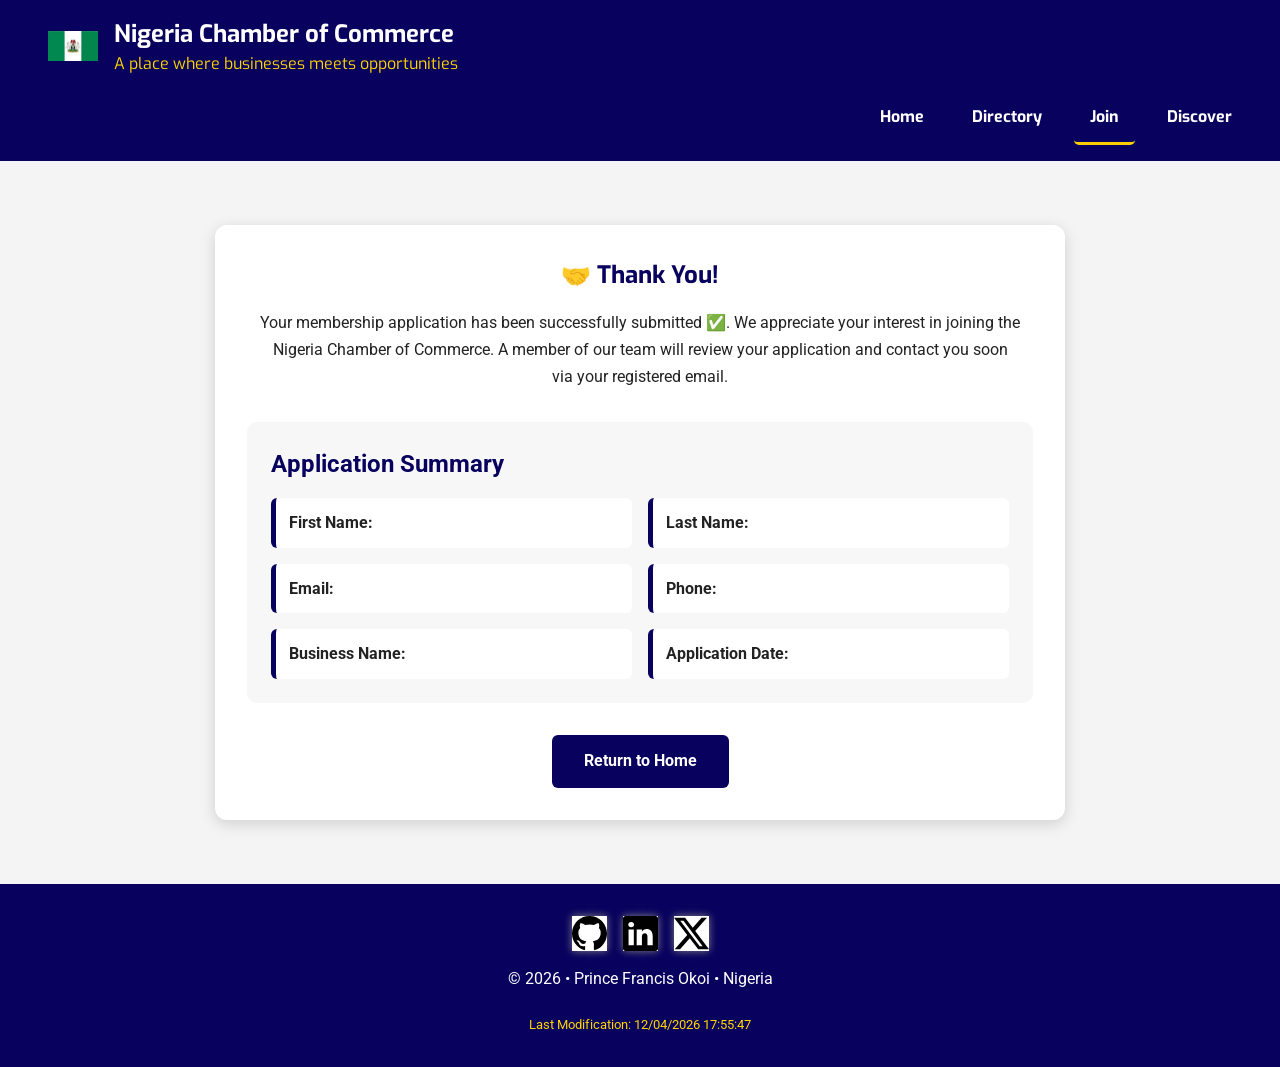
<file: chamber/thankyou.html>
<!DOCTYPE html>
<html lang="en">

<head>
    <meta charset="UTF-8">
    <meta name="viewport" content="width=device-width, initial-scale=1.0">
    <title>Nigeria Chamber of Commerce</title>

    <meta name="description"
        content="WDD 231 - Dynamic Web Fundamentals 2, Nigeria Chamber of Commerce promoting businesses and economic development in Nigeria">
    <meta name="author" content="Prince Francis Okoi">

    <!--Facebook Meta Tag-->
    <meta property="og:title" content="Prince Francis Okoi | WDD 231 Join">
    <meta property="og:description"
        content="Welcome to Prince Francis Okoi's WDD 231 course join page, featuring web development projects, certificate courses, and programming assignments.">
    <meta property="og:image" content="https://okoiprince.github.io/wdd231/images/profile.jpg">
    <meta property="og:url" content="https://okoiprince.github.io/wdd231/">


    <!--Favicon-->
    <link rel="icon" href="images/favicon.ico">

    <!-- Stylesheets -->
    <link rel="stylesheet" href="styles/reset.css">
    <link rel="stylesheet" href="styles/small.css">
    <link rel="stylesheet" href="styles/large.css">

    <!-- Javascripts -->
    <script src="scripts/date.js" defer></script>
    <script src="scripts/navigation.js" defer></script>
    <script src="scripts/join.js" defer></script>
    <script src="scripts/thankyou.js" defer></script>
    <script src="scripts/spotlight.js" defer></script>

    <!-- Google fonts -->
    <link rel="preconnect" href="https://fonts.googleapis.com">
    <link rel="preconnect" href="https://fonts.gstatic.com" crossorigin>
    <link href="https://fonts.googleapis.com/css2?family=Exo:ital,wght@0,100..900;1,100..900&family=Roboto&display=swap"
        rel="stylesheet">
</head>

<body>

    <header>
        <div class="logo">
            <img src="images/logo.webp" alt="Chamber Logo">
            <div>
                <h2>Nigeria Chamber of Commerce</h2>
                <p>A place where businesses meets opportunities</p>
            </div>
        </div>

        <button id="menu">&#9776;</button>
        <nav>
            <ul id="nav-links">
                <li><a href="index.html">Home</a></li>
                <li><a href="directory.html">Directory</a></li>
                <li><a href="join.html" class="active">Join</a></li>
                <li><a href="discover.html">Discover</a></li>
            </ul>
        </nav>
    </header>

    <main>

        <section class="thankyou">

            <h1>🤝 Thank You!</h1>

            <p>
                Your membership application has been successfully submitted ✅.
                We appreciate your interest in joining the Nigeria Chamber of Commerce.
                A member of our team will review your application and contact you soon <br> 
                via your registered email.
            </p>

            <div class="application-summary">

                <h2>Application Summary</h2>

                <div class="summary-grid">

                    <p><strong>First Name:</strong> <span id="firstname"></span></p>

                    <p><strong>Last Name:</strong> <span id="lastname"></span></p>

                    <p><strong>Email:</strong> <span id="email"></span></p>

                    <p><strong>Phone:</strong> <span id="phone"></span></p>

                    <p><strong>Business Name:</strong> <span id="organization"></span></p>

                    <p><strong>Application Date:</strong> <span id="timestamp"></span></p>

                </div>

            </div>

            <a class="return-btn" href="index.html">
                Return to Home
            </a>

        </section>

    </main>


    <footer>

        <div class="social">
            <a href="https://github.com/princeokoi">
                <img src="images/github.svg" alt="GitHub">
            </a>

            <a href="https://linkedin.com/in/prince-okoi">
                <img src="images/linkedin.svg" alt="LinkedIn">
            </a>

            <a href="https://x.com">
                <img src="images/twitter-x.svg" alt="X">
            </a>
        </div>

        <p>
            &copy;
            <span id="currentyear"></span>
            • Prince Francis Okoi • Nigeria
        </p> <br>

        <p id="lastModified"></p>
    </footer>

</body>

</html>
</file>
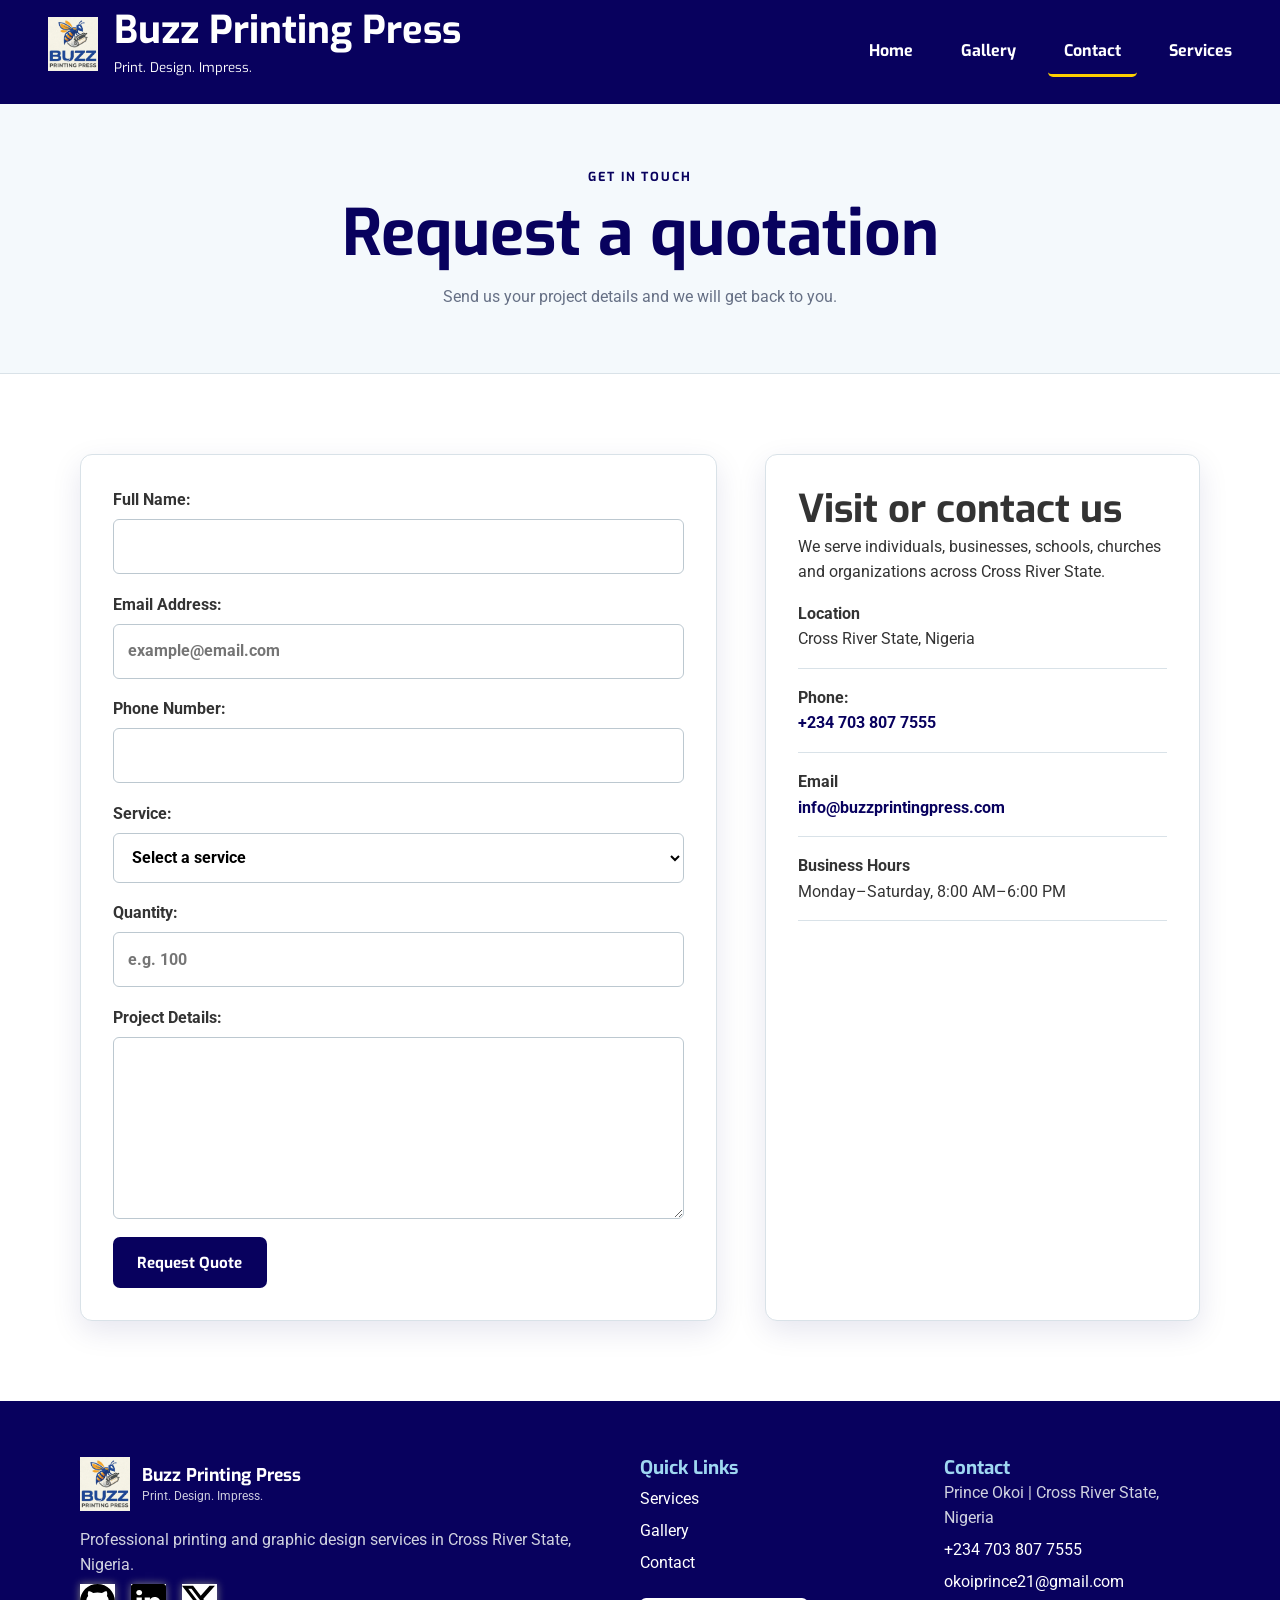
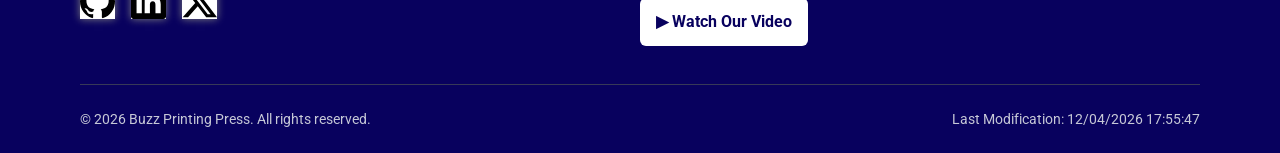
<file: finalproject/contact.html>
<!DOCTYPE html>
<html lang="en">

<head>
    <meta charset="UTF-8">
    <meta name="viewport" content="width=device-width, initial-scale=1.0">
    <title>Contact | Buzz Printing Press</title>

    <meta name="description"
        content="WDD 231 - Dynamic Web Fundamentals 2, Buzz Printing Press for graphics design and printing in Nigeria">
    <meta name="author" content="Prince Francis Okoi">

    <!--Facebook Meta Tag-->
    <meta property="og:title" content="Prince Francis Okoi | WDD 231 project">
    <meta property="og:description"
        content="Welcome to Prince Francis Okoi's WDD 231 course siteplan page, featuring web development projects, certificate courses and programming assignments.">
    <meta property="og:image" content="https://okoiprince.github.io/wdd231/images/profile.jpg">
    <meta property="og:url" content="https://okoiprince.github.io/wdd231/">


    <!--Favicon-->
    <link rel="icon" href="images/favicon.ico">

    <!-- Stylesheets -->
    <link rel="stylesheet" href="styles/reset.css">
    <link rel="stylesheet" href="styles/small.css">
    <link rel="stylesheet" href="styles/large.css">

    <!-- Javascripts -->
    <script src="scripts/date.js" defer></script>
    <script src="scripts/navigation.js" defer></script>
    <script src="scripts/timestamp.js" defer></script>


    <!-- Google fonts -->
    <link rel="preconnect" href="https://fonts.googleapis.com">
    <link rel="preconnect" href="https://fonts.gstatic.com" crossorigin>
    <link href="https://fonts.googleapis.com/css2?family=Exo:ital,wght@0,100..900;1,100..900&family=Roboto&display=swap"
        rel="stylesheet">
</head>

<body>
    <header>
        <div class="logo">
            <img src="images/buzz-logo.webp" alt="Chamber Logo">
            <div>
                <h2>Buzz Printing Press</h2>
                <small>Print. Design. Impress.</small>
            </div>
        </div>

        <button id="menu">&#9776;</button>
        <nav>
            <ul id="nav-links">
                <li><a href="index.html">Home</a></li>
                <li><a href="gallery.html">Gallery</a></li>
                <li><a href="contact.html" class="active">Contact</a></li>
                <li><a href="services.html">Services</a></li>
            </ul>
        </nav>
    </header>
    <main>
        <section class="page-hero">
            <div class="site-container">
                <p class="eyebrow">GET IN TOUCH</p>
                <h1>Request a quotation</h1>
                <p>Send us your project details and we will get back to you.</p>
            </div>
        </section>

        <section class="content-section">
            <div class="site-container contact-grid">
                <form method="get" action="thankyou.html" class="quote-form">
                    <label for="name">
                        Full Name:<input id="name" type="text" name="name" required autocomplete="name">
                    </label>

                    <label for="email">
                        Email Address:<input id="email" type="email" name="email" required autocomplete="email"
                            placeholder="example@email.com">
                    </label>

                    <label for="phone">
                        Phone Number: <input id="phone" type="tel" name="phone" autocomplete="tel">
                    </label>

                    <label for="service">
                        Service:
                        <select id="service" name="service" required>
                            <option value="">Select a service</option>
                            <option>Business Printing</option>
                            <option>Banners & Posters</option>
                            <option>Graphic Design</option>
                            <option>Invitations & Events</option>
                            <option>Packaging & Branding</option>
                            <option>Other</option>
                        </select>
                    </label>

                    <label for="quantity">
                        Quantity:
                        <input id="quantity" type="number" name="quantity" min="1" placeholder="e.g. 100">
                    </label>

                    <label for="message">Project
                        Details:
                        <textarea id="message" name="message" rows="6" required
                            placeholder="Tell us about your printing or design project...">
                            </textarea>
                    </label>

                    <input type="hidden" name="timestamp" id="timestamp">

                    <button class="action-btn primary-btn" type="submit">Request Quote</button>
                </form>

                <aside class="contact-info">
                    <h2>Visit or contact us</h2>
                    <p>
                        We serve individuals, businesses, schools, churches and organizations across Cross River State.
                    </p>

                    <div class="contact-item">
                        <strong>Location</strong>
                        <span>Cross River State, Nigeria</span>
                    </div>

                    <div class="contact-item">
                        <strong>Phone: </strong> <a href="tel:+2347038077555">+234 703 807 7555</a>
                    </div>

                    <div class="contact-item"><strong>Email</strong>
                        <a href="mailto:info@buzzprintingpress.com">info@buzzprintingpress.com</a>
                    </div>

                    <div class="contact-item">
                        <strong>Business Hours</strong>
                        <span>Monday–Saturday, 8:00 AM–6:00 PM</span>
                    </div>

                </aside>
            </div>
        </section>
    </main>

    <footer class="site-footer">
        <div class="site-container footer-grid">
            <div>
                <a class="site-brand footer-brand" href="index.html">
                    <img src="images/buzz-logo.webp" alt="Buzz Printing Press Logo">

                    <span>
                        <strong>Buzz Printing Press</strong>
                        <small>Print. Design. Impress.</small>
                    </span>
                </a>
                <p>Professional printing and graphic design services in Cross River State, Nigeria.</p>

                <div class="social">
                    <a href="https://github.com/princeokoi">
                        <img src="images/github.svg" alt="GitHub">
                    </a>

                    <a href="https://linkedin.com/in/prince-okoi">
                        <img src="images/linkedin.svg" alt="LinkedIn">
                    </a>

                    <a href="https://x.com">
                        <img src="images/twitter-x.svg" alt="X">
                    </a>
                </div>
            </div>

            <div>
                <h3>Quick Links</h3>
                <a href="services.html">Services</a>
                <a href="gallery.html">Gallery</a>
                <a href="contact.html">Contact</a>

                <a class="youtube-btn" href="https://www.loom.com/share/aba6f75f8f634096a6d7e14479d5336c" target="_blank">
                    ▶ Watch Our Video
                </a>
            </div>

            <div>
                <h3>Contact</h3>
                <p>Prince Okoi | Cross River State, Nigeria</p>
                <a href="tel:+2347038077555">+234 703 807 7555</a>
                <a href="mailto:info@buzzprintingpress.com">okoiprince21@gmail.com</a>
            </div>
        </div>

        <div class="site-container footer-bottom">
            <p>© <span id="currentyear"></span> Buzz Printing Press. All rights reserved.</p>
            <p id="lastModified"></p>
        </div>
    </footer>
</body>

</html>
</file>
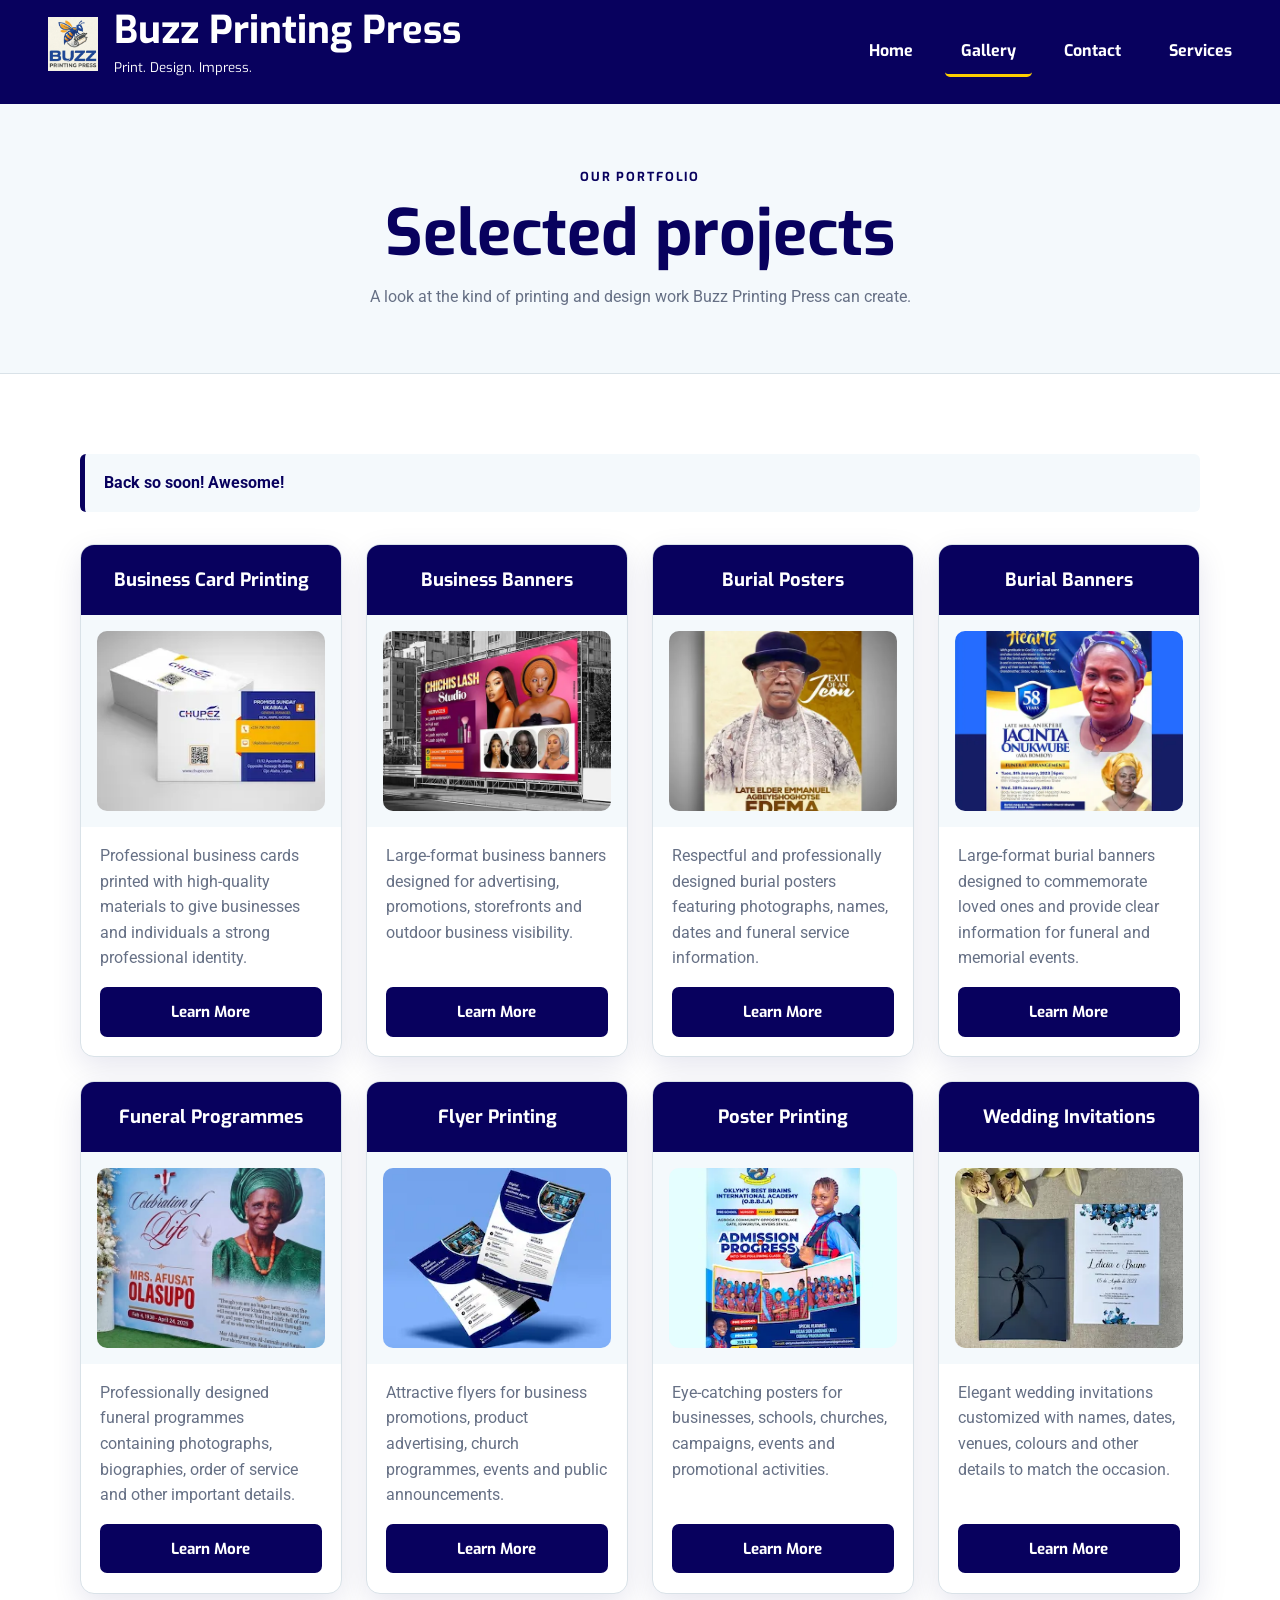
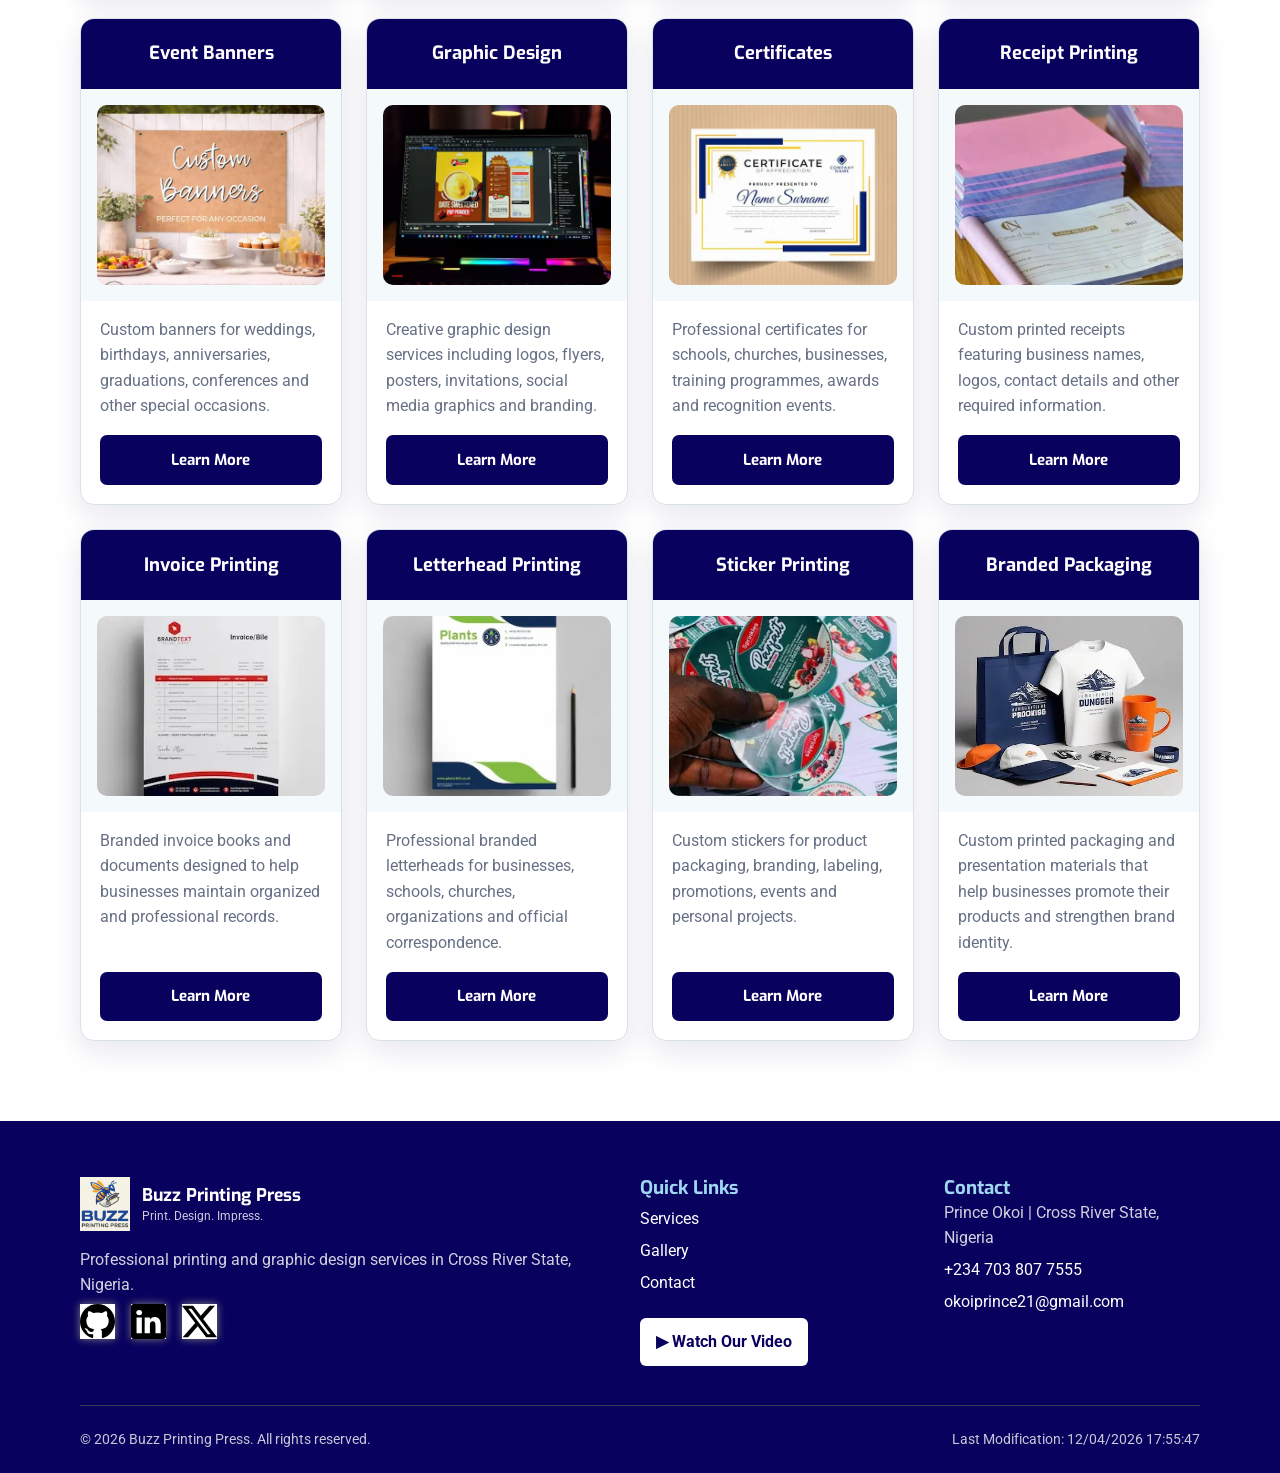
<file: finalproject/gallery.html>
<!DOCTYPE html>
<html lang="en">

<head>
    <meta charset="UTF-8">
    <meta name="viewport" content="width=device-width, initial-scale=1.0">
    <title>Gallery | Buzz Printing Press</title>

    <meta name="description"
        content="WDD 231 - Dynamic Web Fundamentals 2, Buzz Printing Press for graphics design and printing in Nigeria">
    <meta name="author" content="Prince Francis Okoi">

    <!--Facebook Meta Tag-->
    <meta property="og:title" content="Prince Francis Okoi | WDD 231 project">
    <meta property="og:description"
        content="Welcome to Prince Francis Okoi's WDD 231 course siteplan page, featuring web development projects, certificate courses and programming assignments.">
    <meta property="og:image" content="https://okoiprince.github.io/wdd231/images/profile.jpg">
    <meta property="og:url" content="https://okoiprince.github.io/wdd231/">


    <!--Favicon-->
    <link rel="icon" href="images/favicon.ico">

    <!-- Stylesheets -->
    <link rel="stylesheet" href="styles/reset.css">
    <link rel="stylesheet" href="styles/small.css">
    <link rel="stylesheet" href="styles/large.css">

    <!-- Javascripts -->
    <script src="scripts/date.js" defer></script>
    <script src="scripts/navigation.js" defer></script>
    <script type="module" src="scripts/gallery.js" defer></script>

    <!-- Google fonts -->
    <link rel="preconnect" href="https://fonts.googleapis.com">
    <link rel="preconnect" href="https://fonts.gstatic.com" crossorigin>
    <link href="https://fonts.googleapis.com/css2?family=Exo:ital,wght@0,100..900;1,100..900&family=Roboto&display=swap"
        rel="stylesheet">
</head>

<body>
    <header>
        <div class="logo">
            <img src="images/buzz-logo.webp" alt="Chamber Logo">
            <div>
                <h2>Buzz Printing Press</h2>
                <small>Print. Design. Impress.</small>
            </div>
        </div>

        <button id="menu">&#9776;</button>
        <nav>
            <ul id="nav-links">
                <li><a href="index.html">Home</a></li>
                <li><a href="gallery.html" class="active">Gallery</a></li>
                <li><a href="contact.html">Contact</a></li>
                <li><a href="services.html">Services</a></li>
            </ul>
        </nav>
    </header>
    <main>
        <section class="page-hero">
            <div class="site-container">
                <p class="eyebrow">OUR PORTFOLIO</p>
                <h1>Selected projects</h1>
                <p>A look at the kind of printing and design work Buzz Printing Press can create.</p>
            </div>
        </section>
        <section class="content-section">
            <div class="site-container">
                <div id="visit-message" class="visit-message"></div>

                <div id="gallery-cards"></div>
            </div>
        </section>
    </main>
    <footer class="site-footer">
        <div class="site-container footer-grid">
            <div>
                <a class="site-brand footer-brand" href="index.html">
                    <img src="images/buzz-logo.webp" alt="Buzz Printing Press Logo">

                    <span>
                        <strong>Buzz Printing Press</strong>
                        <small>Print. Design. Impress.</small>
                    </span>
                </a>
                <p>Professional printing and graphic design services in Cross River State, Nigeria.</p>

                <div class="social">
                    <a href="https://github.com/princeokoi">
                        <img src="images/github.svg" alt="GitHub">
                    </a>

                    <a href="https://linkedin.com/in/prince-okoi">
                        <img src="images/linkedin.svg" alt="LinkedIn">
                    </a>

                    <a href="https://x.com">
                        <img src="images/twitter-x.svg" alt="X">
                    </a>
                </div>
            </div>

            <div>
                <h3>Quick Links</h3>
                <a href="services.html">Services</a>
                <a href="gallery.html">Gallery</a>
                <a href="contact.html">Contact</a>

                <a class="youtube-btn" href="https://www.loom.com/share/aba6f75f8f634096a6d7e14479d5336c" target="_blank">
                    ▶ Watch Our Video
                </a>
            </div>

            <div>
                <h3>Contact</h3>
                <p>Prince Okoi | Cross River State, Nigeria</p>
                <a href="tel:+2347038077555">+234 703 807 7555</a>
                <a href="mailto:info@buzzprintingpress.com">okoiprince21@gmail.com</a>
            </div>
        </div>

        <div class="site-container footer-bottom">
            <p>© <span id="currentyear"></span> Buzz Printing Press. All rights reserved.</p>
            <p id="lastModified"></p>
        </div>
    </footer>
</body>

</html>
</file>
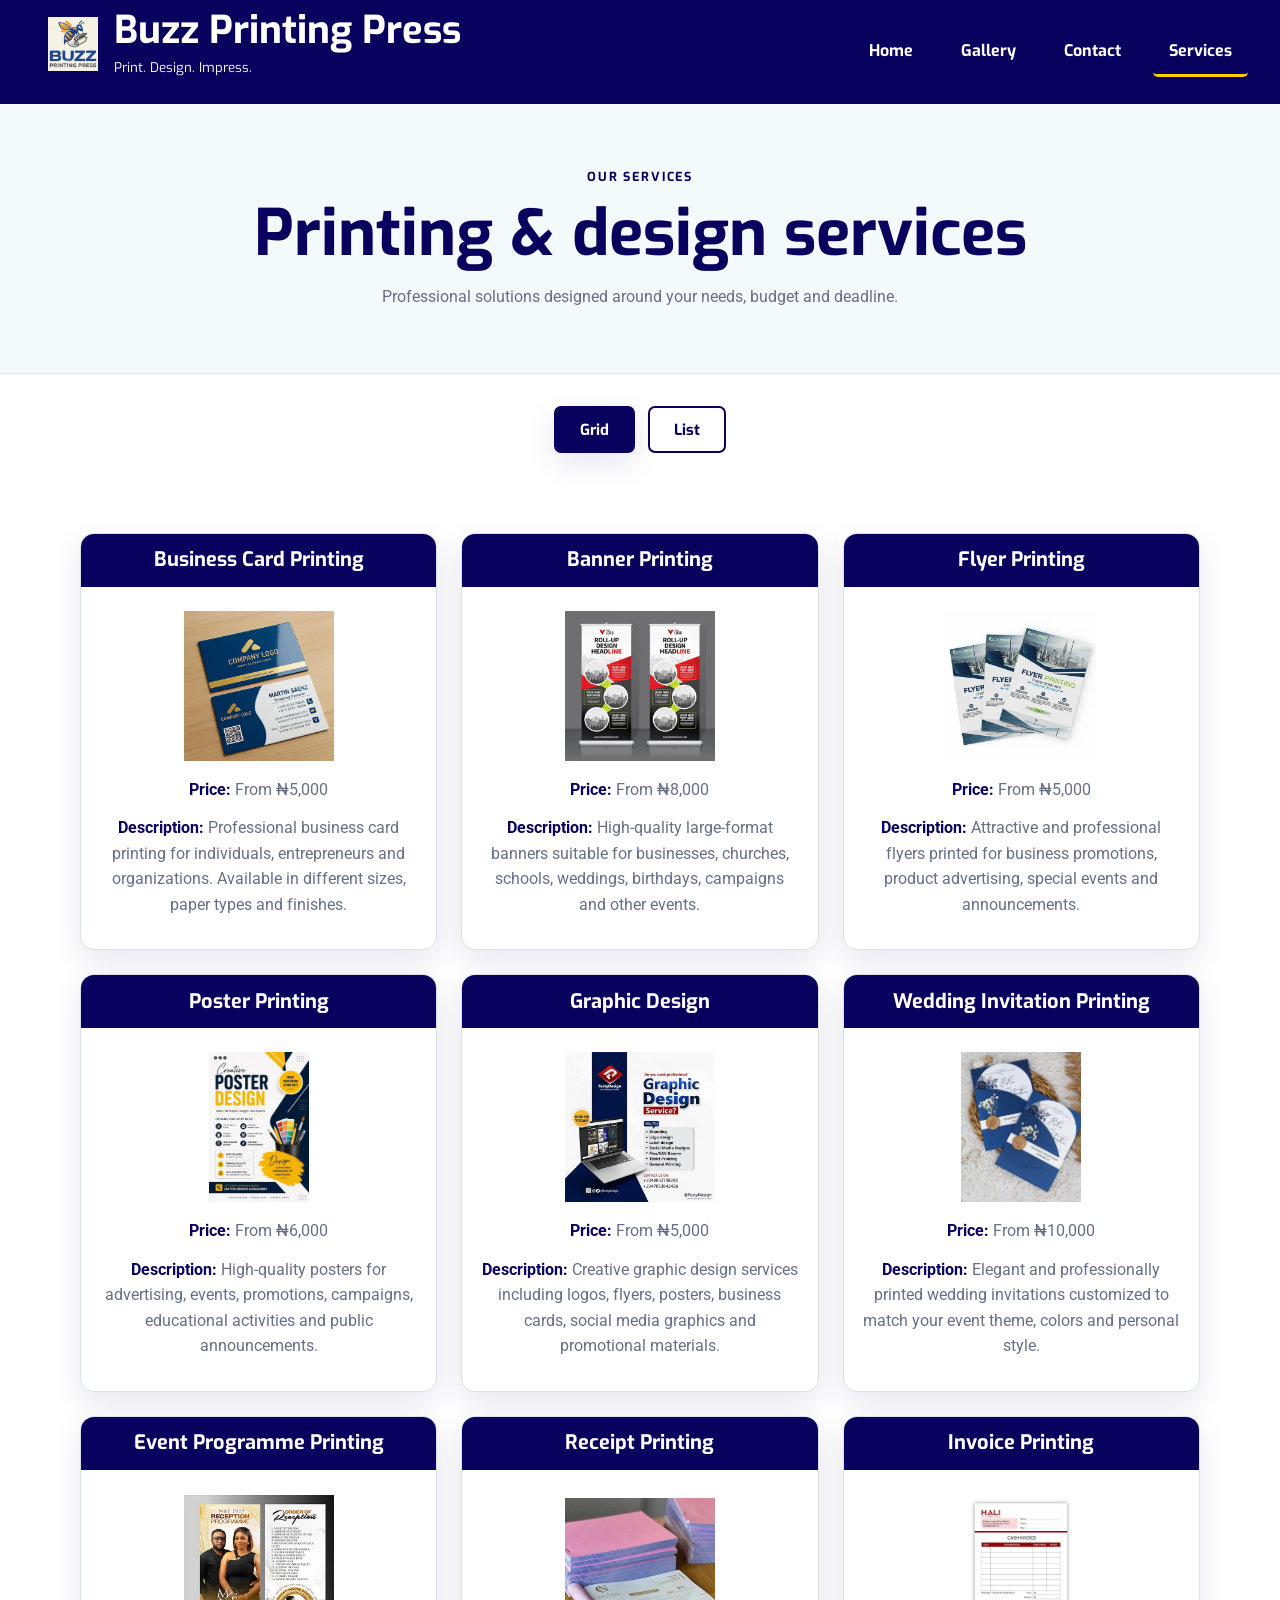
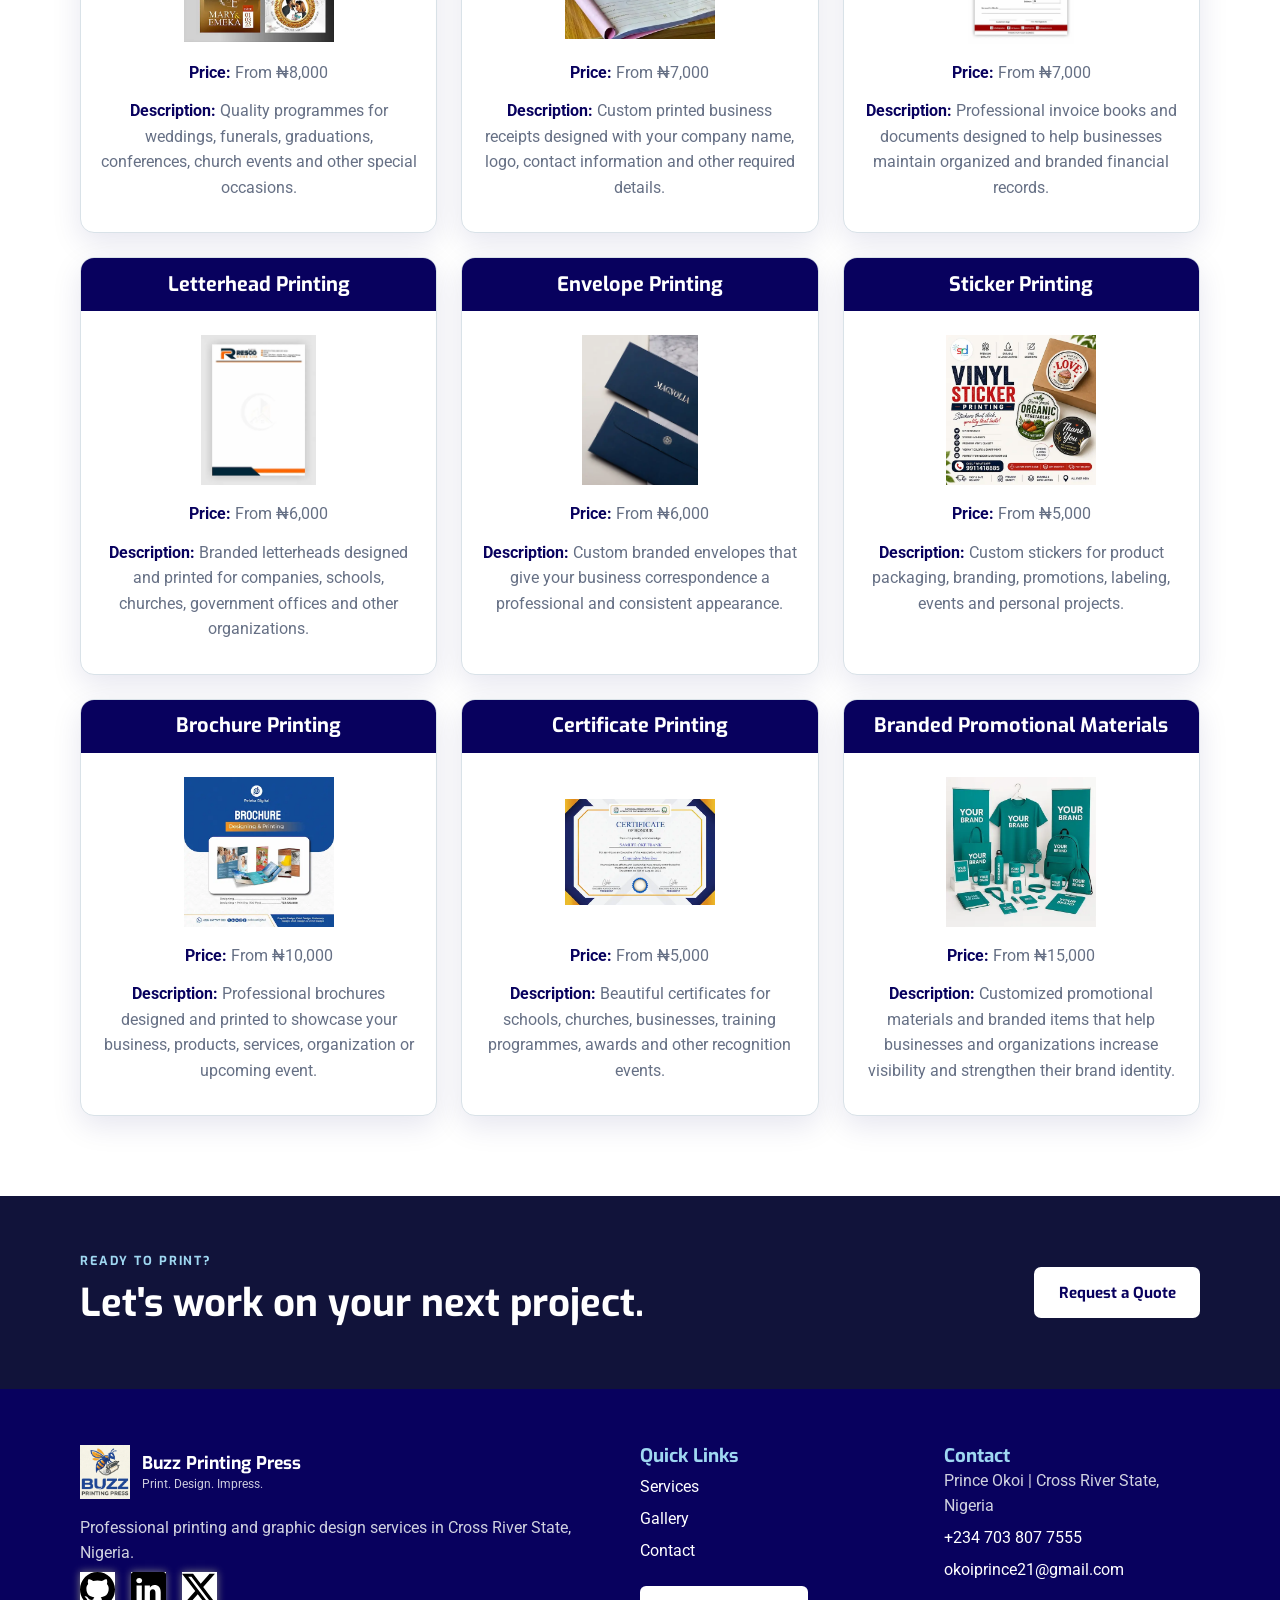
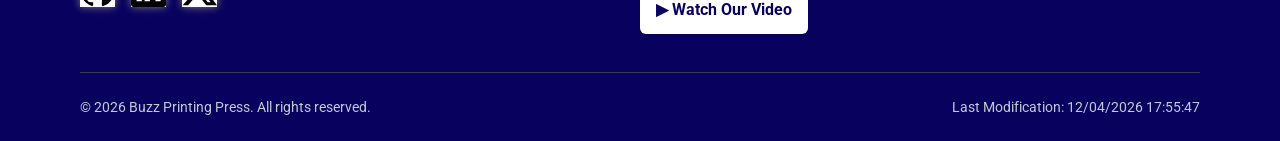
<file: finalproject/services.html>
<!DOCTYPE html>
<html lang="en">

<head>
    <meta charset="UTF-8">
    <meta name="viewport" content="width=device-width, initial-scale=1.0">
    <title>Services | Buzz Printing Press</title>

    <meta name="description"
        content="WDD 231 - Dynamic Web Fundamentals 2, Buzz Printing Press for graphics design and printing in Nigeria">
    <meta name="author" content="Prince Francis Okoi">

    <!--Facebook Meta Tag-->
    <meta property="og:title" content="Prince Francis Okoi | WDD 231 project">
    <meta property="og:description"
        content="Welcome to Prince Francis Okoi's WDD 231 course siteplan page, featuring web development projects, certificate courses and programming assignments.">
    <meta property="og:image" content="https://okoiprince.github.io/wdd231/images/profile.jpg">
    <meta property="og:url" content="https://okoiprince.github.io/wdd231/">


    <!--Favicon-->
    <link rel="icon" href="images/favicon.ico">

    <!-- Stylesheets -->
    <link rel="stylesheet" href="styles/reset.css">
    <link rel="stylesheet" href="styles/small.css">
    <link rel="stylesheet" href="styles/large.css">

    <!-- Javascripts -->
    <script src="scripts/date.js" defer></script>
    <script src="scripts/navigation.js" defer></script>
    <script src="scripts/services.js" defer></script>


    <!-- Google fonts -->
    <link rel="preconnect" href="https://fonts.googleapis.com">
    <link rel="preconnect" href="https://fonts.gstatic.com" crossorigin>
    <link href="https://fonts.googleapis.com/css2?family=Exo:ital,wght@0,100..900;1,100..900&family=Roboto&display=swap"
        rel="stylesheet">
</head>

<body>
    <header>
        <div class="logo">
            <img src="images/buzz-logo.webp" alt="Chamber Logo">
            <div>
                <h2>Buzz Printing Press</h2>
                <small>Print. Design. Impress.</small>
            </div>
        </div>

        <button id="menu">&#9776;</button>
        <nav>
            <ul id="nav-links">
                <li><a href="index.html">Home</a></li>
                <li><a href="gallery.html">Gallery</a></li>
                <li><a href="contact.html">Contact</a></li>
                <li><a href="services.html" class="active">Services</a></li>
            </ul>
        </nav>
    </header>
    <main>
        <section class="page-hero">
            <div class="site-container">
                <p class="eyebrow">OUR SERVICES</p>
                <h1>Printing & design services</h1>
                <p>Professional solutions designed around your needs, budget and deadline.</p>
            </div>
        </section>

        <div class="view-buttons">

            <button id="grid">Grid</button>

            <button id="list">List</button>

        </div>
        <div class="site-container">
            <section id="services" class="content-section grid"></section>
        </div>


        <section class="cta-band">
            <div class="site-container cta-content">
                <div>
                    <p class="eyebrow">READY TO PRINT?</p>
                    <h2>Let's work on your next project.</h2>
                </div><a class="action-btn light-btn" href="contact.html">Request a Quote</a>
            </div>
        </section>
    </main>
    <footer class="site-footer">
        <div class="site-container footer-grid">
            <div>
                <a class="site-brand footer-brand" href="index.html">
                    <img src="images/buzz-logo.webp" alt="Buzz Printing Press Logo">

                    <span>
                        <strong>Buzz Printing Press</strong>
                        <small>Print. Design. Impress.</small>
                    </span>
                </a>
                <p>Professional printing and graphic design services in Cross River State, Nigeria.</p>

                <div class="social">
                    <a href="https://github.com/princeokoi">
                        <img src="images/github.svg" alt="GitHub">
                    </a>

                    <a href="https://linkedin.com/in/prince-okoi">
                        <img src="images/linkedin.svg" alt="LinkedIn">
                    </a>

                    <a href="https://x.com">
                        <img src="images/twitter-x.svg" alt="X">
                    </a>
                </div>
            </div>

            <div>
                <h3>Quick Links</h3>
                <a href="services.html">Services</a>
                <a href="gallery.html">Gallery</a>
                <a href="contact.html">Contact</a>

                <a class="youtube-btn" href="https://www.loom.com/share/aba6f75f8f634096a6d7e14479d5336c" target="_blank">
                    ▶ Watch Our Video
                </a>
            </div>

            <div>
                <h3>Contact</h3>
                <p>Prince Okoi | Cross River State, Nigeria</p>
                <a href="tel:+2347038077555">+234 703 807 7555</a>
                <a href="mailto:info@buzzprintingpress.com">okoiprince21@gmail.com</a>
            </div>
        </div>

        <div class="site-container footer-bottom">
            <p>© <span id="currentyear"></span> Buzz Printing Press. All rights reserved.</p>
            <p id="lastModified"></p>
        </div>
    </footer>
</body>

</html>
</file>
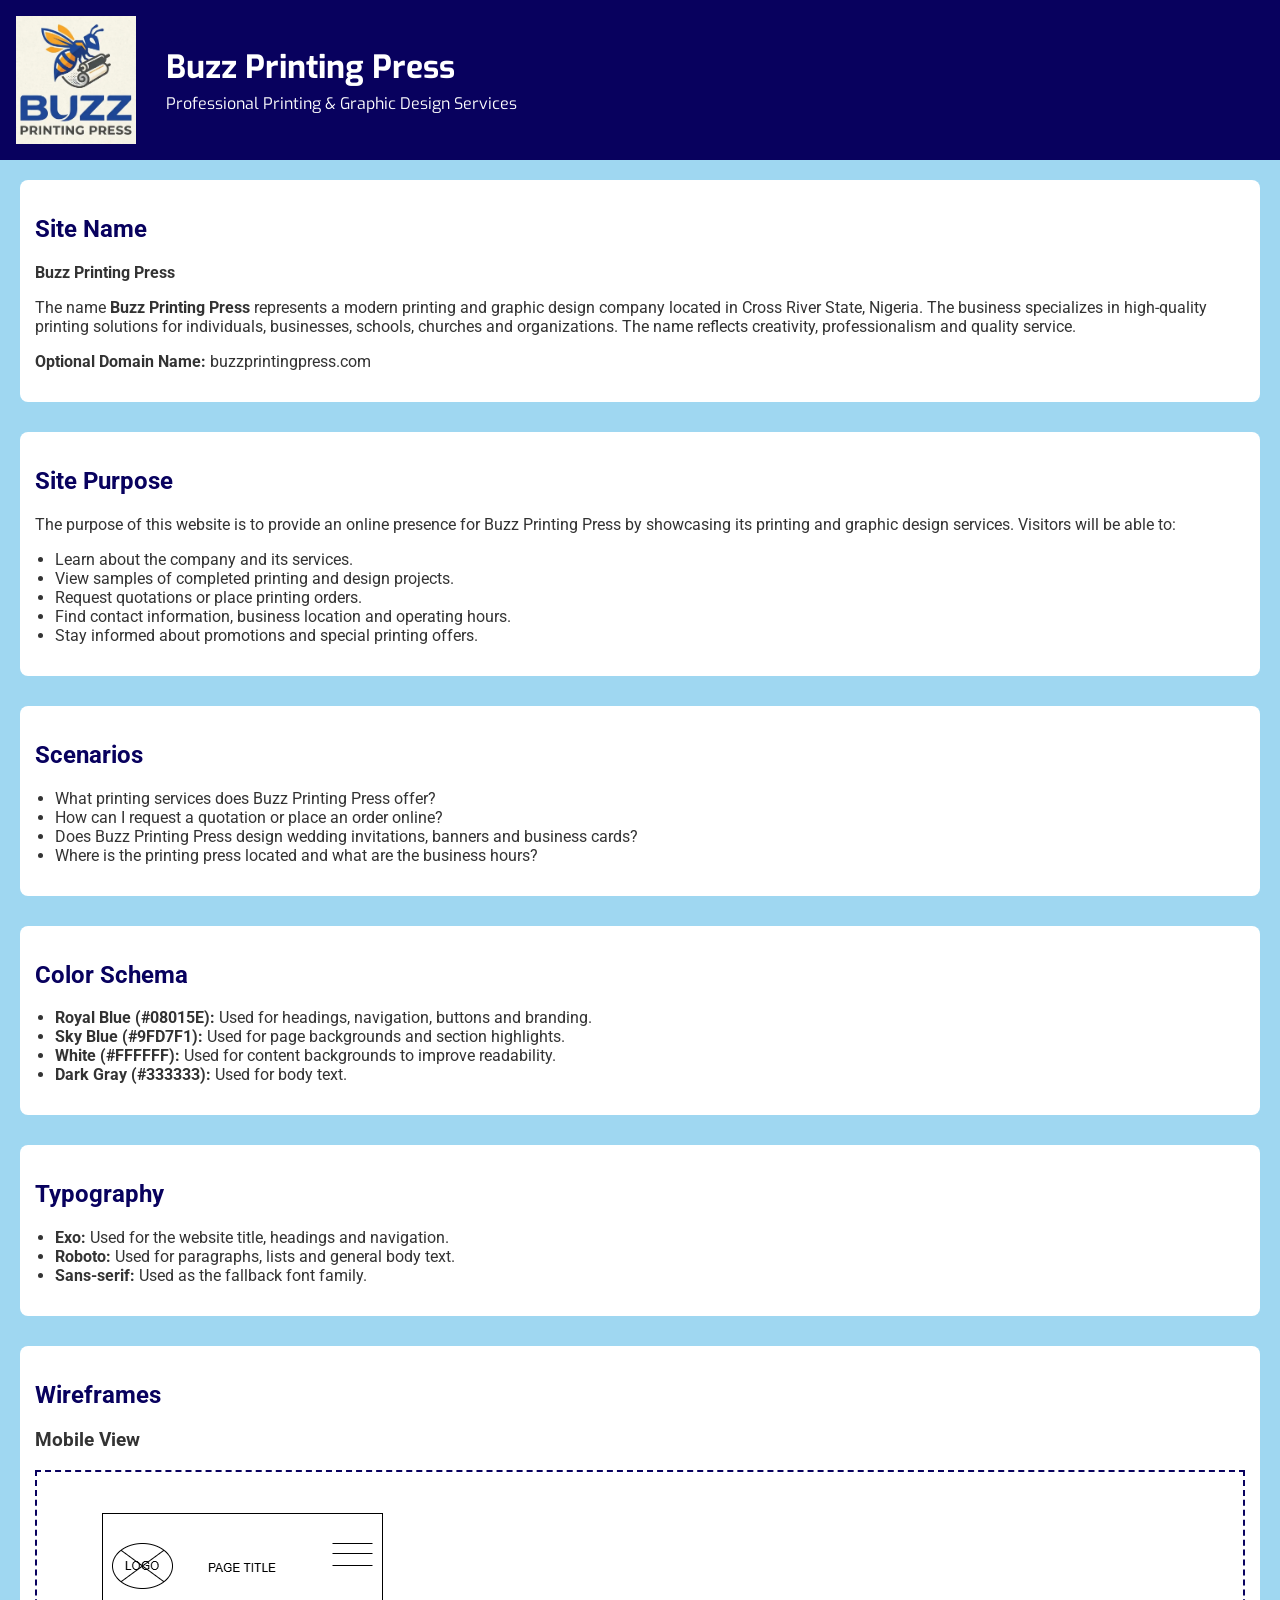
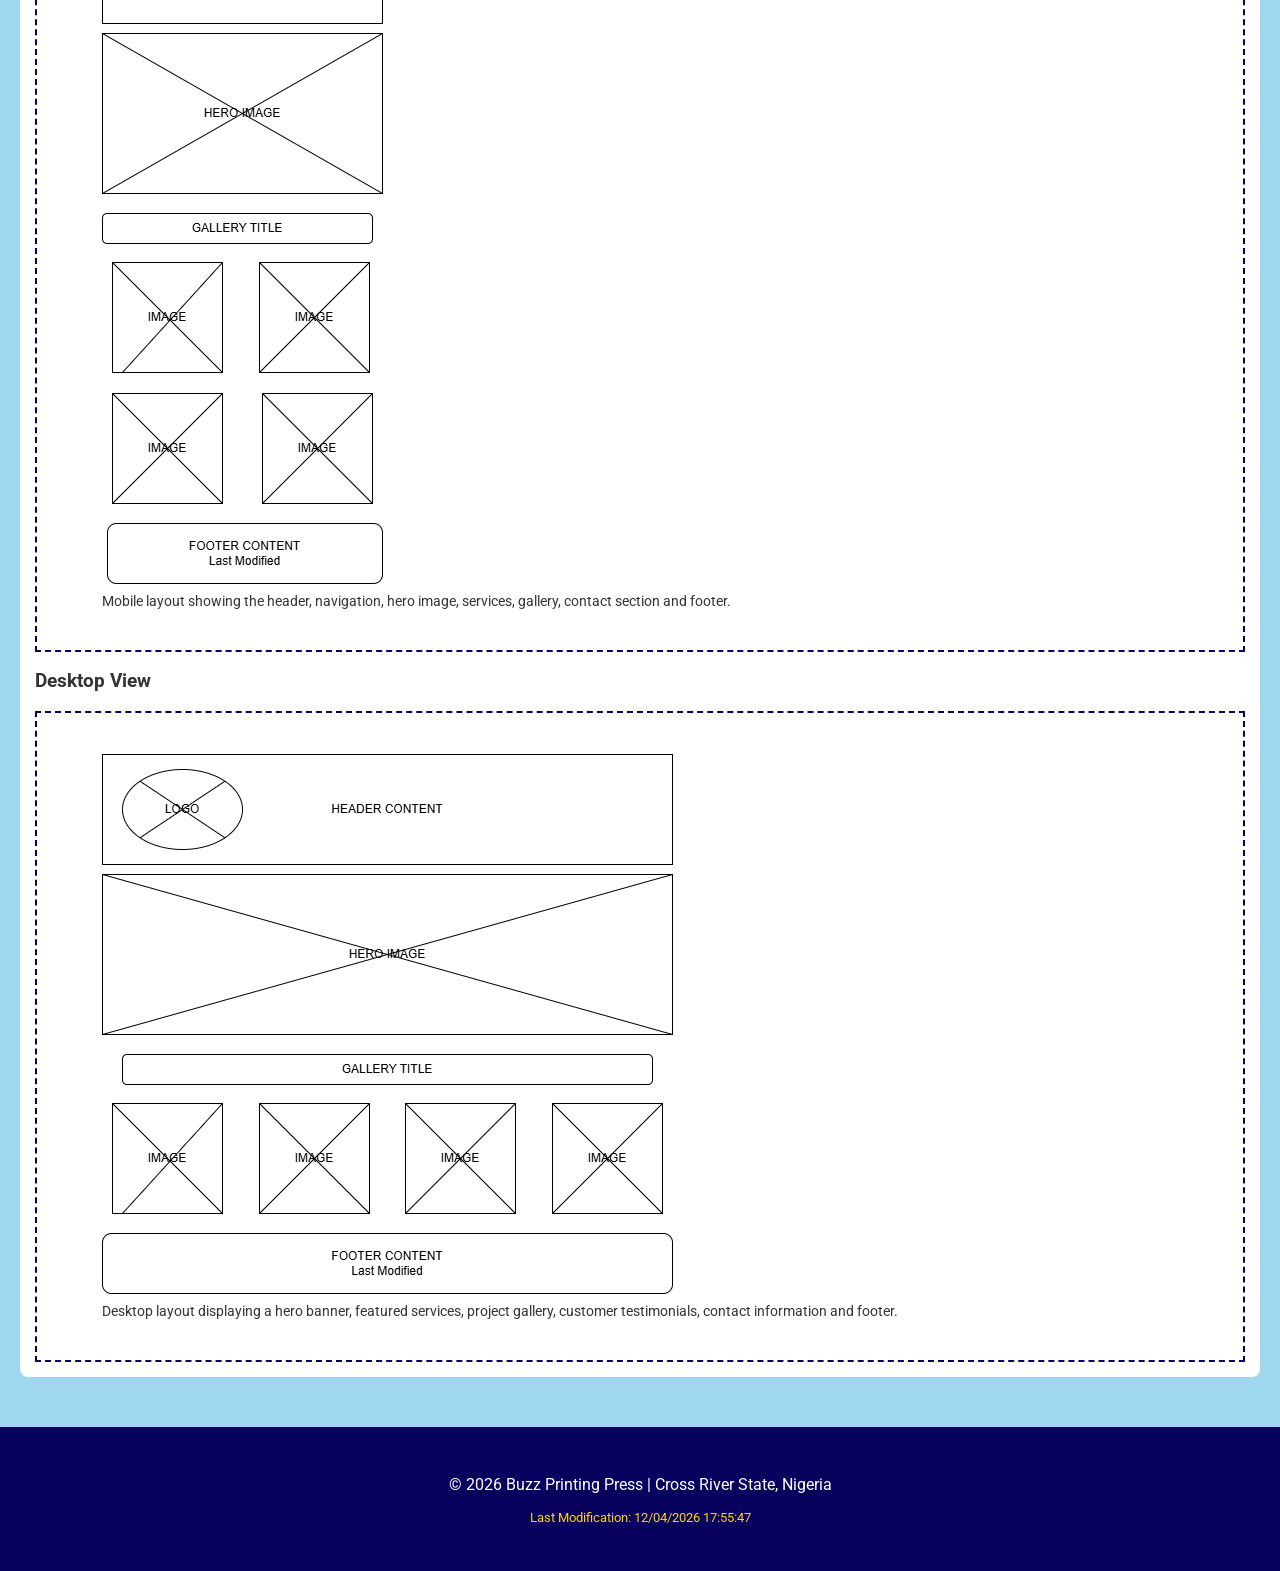
<file: finalproject/siteplan.html>
<!DOCTYPE html>
<html lang="en">

<head>
    <meta charset="UTF-8">
    <meta name="viewport" content="width=device-width, initial-scale=1.0">
    <title>Buzz Printing Press</title>

    <meta name="description"
        content="WDD 231 - Dynamic Web Fundamentals 2, Buzz Printing Press for graphics design and printing in Nigeria">
    <meta name="author" content="Prince Francis Okoi">

    <!--Facebook Meta Tag-->
    <meta property="og:title" content="Prince Francis Okoi | WDD 231 Siteplan">
    <meta property="og:description"
        content="Welcome to Prince Francis Okoi's WDD 231 course siteplan page, featuring web development projects, certificate courses and programming assignments.">
    <meta property="og:image" content="https://okoiprince.github.io/wdd231/images/profile.jpg">
    <meta property="og:url" content="https://okoiprince.github.io/wdd231/">


    <!--Favicon-->
    <link rel="icon" href="images/favicon.ico">

    <!-- Stylesheets -->
    <link rel="stylesheet" href="styles/siteplan.css">


    <!-- Javascripts -->
    <script src="scripts/date.js" defer></script>


    <!-- Google fonts -->
    <link rel="preconnect" href="https://fonts.googleapis.com">
    <link rel="preconnect" href="https://fonts.gstatic.com" crossorigin>
    <link href="https://fonts.googleapis.com/css2?family=Exo:ital,wght@0,100..900;1,100..900&family=Roboto&display=swap"
        rel="stylesheet">
</head>

<body>

    <header>
        <img src="images/buzz-logo.webp" alt="Buzz Printing Press Logo">
        <div class="logo">
            <h1>Buzz Printing Press</h1>
            <p>Professional Printing & Graphic Design Services</p>
        </div>
    </header>

    <main>

        <section>
            <h2>Site Name</h2>

            <p><strong>Buzz Printing Press</strong></p>

            <p>
                The name <strong>Buzz Printing Press</strong> represents a modern printing
                and graphic design company located in Cross River State, Nigeria.
                The business specializes in high-quality printing solutions for
                individuals, businesses, schools, churches and organizations.
                The name reflects creativity, professionalism and quality service.
            </p>

             <p><strong>Optional Domain Name:</strong> buzzprintingpress.com</p>

        </section>

        <section>
            <h2>Site Purpose</h2>

            <p>
                The purpose of this website is to provide an online presence for
                Buzz Printing Press by showcasing its printing and graphic design
                services. Visitors will be able to:
            </p>

            <ul>
                <li>Learn about the company and its services.</li>
                <li>View samples of completed printing and design projects.</li>
                <li>Request quotations or place printing orders.</li>
                <li>Find contact information, business location and operating hours.</li>
                <li>Stay informed about promotions and special printing offers.</li>
            </ul>
        </section>

        <section>
            <h2>Scenarios</h2>

            <ul>
                <li>What printing services does Buzz Printing Press offer?</li>
                <li>How can I request a quotation or place an order online?</li>
                <li>Does Buzz Printing Press design wedding invitations, banners and business cards?</li>
                <li>Where is the printing press located and what are the business hours?</li>
            </ul>
        </section>

        <section>
            <h2>Color Schema</h2>

            <ul>
                <li><strong>Royal Blue (#08015E):</strong> Used for headings, navigation, buttons and branding.</li>

                <li><strong>Sky Blue (#9FD7F1):</strong> Used for page backgrounds and section highlights.</li>

                <li><strong>White (#FFFFFF):</strong> Used for content backgrounds to improve readability.</li>

                <li><strong>Dark Gray (#333333):</strong> Used for body text.</li>
            </ul>
        </section>

        <section>
            <h2>Typography</h2>

            <ul>
                <li><strong>Exo:</strong> Used for the website title, headings and navigation.</li>

                <li><strong>Roboto:</strong> Used for paragraphs, lists and general body text.</li>

                <li><strong>Sans-serif:</strong> Used as the fallback font family.</li>
            </ul>
        </section>

        <section>
            <h2>Wireframes</h2>

            <h3>Mobile View</h3>

            <div class="wireframe">
                <figure>
                    <img src="images/mobile-wireframe.png" alt="Mobile wireframe of Buzz Printing Press website">
                    <figcaption>
                        Mobile layout showing the header, navigation, hero image,
                        services, gallery, contact section and footer.
                    </figcaption>
                </figure>
            </div>

            <h3>Desktop View</h3>

            <div class="wireframe">
                <figure>
                    <img src="images/desktop-wireframe.png" alt="Desktop wireframe of Buzz Printing Press website">
                    <figcaption>
                        Desktop layout displaying a hero banner, featured services,
                        project gallery, customer testimonials, contact information
                        and footer.
                    </figcaption>
                </figure>
            </div>

        </section>

    </main>

    <footer>

        
        <p> &copy; <span id="currentyear"></span> Buzz Printing Press | Cross River State, Nigeria</p>

        <p id="lastModified"></p>
    </footer>

</body>

</html>
</file>
<file: styles/small.css>
:root {
    --primary: #08015e;
    --secondary: #fff;
    --box-shadow: box-shadow: 0 3px 8px rgba(0, 0, 0, 0.25);
}

* {
    margin: 0;
    padding: 0;
    box-sizing: border-box;
}

body {
    font-family: Roboto, sans-serif;
    background: #f5f5f5;
    color: #222;
}

img {
    max-width: 100%;
    height: auto;
}

/*  Header segment */
header {
    display: grid;
    grid-template-columns: 1fr auto;
    align-items: center;

    background: var(--primary);
    color: var(--secondary);
    padding: 1rem;
}

.logo {
    display: flex;
    align-items: center;
    gap: 1rem;
    margin-bottom: 1rem;
}

.logo img {
    width: 50px;
    height: auto;
}

.logo span {
    font-size: 1.4rem;
    font-weight: bold;
}

#menu {
    font-size: 2rem;
    border: none;
    background: none;
    color: white;
    cursor: pointer;
}

nav {
    grid-column: 1 / 3;
}

nav ul {
    display: none;
    list-style: none;
    font-family: "Exo", sans-serif;
    font-weight: bolder;
}

nav ul.open {
    display: block;
}

nav li {
    margin: .5rem 0;
}

nav a {
    display: block;
    padding: .7rem;
    color: white;
    text-decoration: none;
}

nav a:hover {
    background: white;
    color: #1d3557;
}

nav a.active {
    background: transparent;
    color: var(--secondary);
    border-bottom: 3px solid var(--secondary);
}

/* Main */
main {
    max-width: 1100px;
    margin: auto;
    padding: 1rem;
}

main h1 {
    margin-bottom: 1rem;
}

section {
    background: white;
    border-radius: 8px;
    overflow: hidden;
    margin-bottom: 1rem;
}

section h2 {
    background: var(--primary);
    color: white;
    padding: .7rem;
    font-family: "Exo", sans-serif;
}

.about p {
    padding: 1rem;
    line-height: 1.7;
}

.photo {
    text-align: center;
}

.photo img {
    width: 220px;
    padding: 1rem;
    border-radius: 10px;
}

.buttons {
    display: grid;
    grid-template-columns: repeat(3, 1fr);
    gap: .5rem;
    padding: 1rem;
}

.buttons button {
    padding: .8rem;
    border: none;
    background: var(--primary);
    box-shadow: 0 3px 8px rgba(0, 0, 0, 0.25);
    color: white;
    cursor: pointer;
    border-radius: 5px;
}

.buttons button:hover {
    background: #457b9d;
}

.buttons button.active {
    background: #fcfaf8;
    color: #000;
    box-shadow: 0 3px 8px rgba(0, 0, 0, 0.25);
    transform: translateY(-2px);
}

.credits {
    color: #011825;
    font-family: "Exo", sans-serif;
    font-weight: bold;
    margin-left: 20px;
}

.course {
    background: #fff;
    border-radius: 10px;
    overflow: hidden;
    margin-top: 1rem;
}

.course h2 {
    background: var(--primary);
    color: var(--secondary);
    padding: 1rem;
    text-align: center;
    margin: 0;
    border-radius: 10px 10px 0 0;
    font-family: "Exo", sans-serif;
}

#course_card {
    display: grid;
    gap: 1rem;
    padding: 1rem;
}

.course-card {
    border: 1px solid #09a1dd;
    background-color: #3eb6fc;
    padding: 1rem;
    text-align: center;
    border-radius: 5px;
}

.completed {
    background: #2a9d43;
    color: white;
}


/*Footer */

footer {
    background: var(--primary);
    color: var(--secondary);
    text-align: center;
    padding: 2rem 1rem;
}

#lastModified {
    color: gold;
    font-size: 10pt;
}

.social {
    display: flex;
    justify-content: center;
    gap: 1rem;
    margin-bottom: 1rem;
}

.social img {
    background-color: var(--secondary);
    box-shadow: 0 0 8px grey;
    width: 35px;
}
</file>
<file: styles/large.css>
@media screen and (min-width: 768px) {

    /* Header segment*/
    header {
        display: grid;
        grid-template-columns: auto 1fr auto;
        align-items: center;
        padding: 1rem 2rem;
    }

    header img {
        margin: 0;
    }

    .logo {
        text-align: left;
        margin-left: 1rem;
    }

    #menu {
        display: none;
    }

    nav ul {
        display: flex !important;
        justify-content: flex-end;
        gap: 1rem;
    }

    nav li {
        margin: 0;
    }

    nav a {
        border-radius: 5px;
        padding: .8rem 1rem;
    }

    /* About  */
    .row_one {
        display: grid;
        grid-template-columns: 2fr 1fr;
        gap: 1rem;
        align-items: start;
    }

    .photo img {
        width: 250px;
    }

    /*  Course Cards */
    #course_card {
        grid-template-columns: repeat(auto-fit, minmax(300px, 1fr));
    }

    /*Footer */
    footer {
        padding: 2rem;
    }
}
</file>
<file: chamber/styles/small.css>
:root {
    --primary: #08015e;
    --secondary: #fff;
    --accent: #f4f4f4;
    --white: #ffffff;
    --dark: #222;
    --border: #ddd;
    --box-shadow: 0 3px 8px rgba(0, 0, 0, 0.25);

    --header-font: "Exo", sans-serif;
    --body-font: "Roboto", sans-serif;
}

body {
    font-family: var(--body-font);
    color: var(--dark);
    background: var(--accent);
}

/* Header Style */
header {
    display: grid;
    grid-template-columns: 1fr auto;
    align-items: center;

    background: var(--primary);
    color: var(--secondary);
    padding: 1rem;
    font-family: var(--header-font);
}

.logo {
    display: flex;
    align-items: center;
    gap: 1rem;
    margin-bottom: 1rem;
}

.logo img {
    width: 50px;
    height: auto;
}

.logo span {
    font-size: 1.4rem;
    font-weight: bold;
}

.logo p {
    color: gold;
}

#menu {
    font-size: 2rem;
    border: none;
    background: none;
    color: white;
    cursor: pointer;
}

nav {
    grid-column: 1 / 3;
}

nav ul {
    display: none;
    list-style: none;
    font-family: "Exo", sans-serif;
    font-weight: bolder;
}

nav ul.open {
    display: block;
}

nav li {
    margin: .5rem 0;
}

nav a {
    display: block;
    padding: .7rem;
    color: white;
    text-decoration: none;
}

nav a:hover {
    background: gold;
    color: #1d3557;
}

nav a.active {
    background: transparent;
    color: var(--secondary);
    border-bottom: 3px solid #fdcf00;
}

/* Main Style  */
main {
    display: grid;
    margin: auto;
    padding: 1rem;
}

h1 {
    margin-bottom: 1rem;
    font-family: var(--header-font);
}

/* Home Hero Image Style */
.hero {
    position: relative;
}

.hero img {
    width: 100%;
    display: block;
}

.hero-text {
    position: absolute;
    top: 50%;
    left: 50%;
    transform: translate(-50%, -50%);
    text-align: center;
    color: white;
    background-color: rgba(5, 41, 139, 0.7);
    border-radius: 10px;
    padding: 15px;
    width: 80%;
    max-width: 700px;
}

.hero-text h1 {
    font-size: 1.5rem;
    margin-bottom: 1rem;
}

.cta {
    display: inline-block;
    background: var(--primary);
    color: white;
    padding: 1rem 2rem;
    text-decoration: none;
    border-radius: 8px;
    font-weight: bold;
}

.cta:hover {
    color: gold;
    background: #05298b;
}

/* Home Grid Section */
.home-grid {
    display: grid;
    gap: 1rem;
    margin-top: 1rem;
}

/*Upcoming Events */
.weather h2,
.events h2 {
    margin-bottom: 1rem;
}

.all-event-cards {
    display: grid;
    gap: 1rem;
}

.current-weather,
.forcast,
.event-card {
    background: #f8f8f8;
    border-left: 5px solid var(--primary);
    padding: 1rem;
    border-radius: 8px;
}

.event-card h3 {
    margin-bottom: .5rem;
    color: var(--primary);
}

.event-card p {
    margin: .3rem 0;
}

/* Home Page Cards */
.events,
.weather,
s .current-weather,
.forcast,
.spotlights {
    background: var(--white);
    padding: 1rem;
    border-radius: 10px;
    box-shadow: var(--box-shadow);
}

.weather {
    display: grid;
    gap: 1rem;
}

.weather>h2 {
    margin-bottom: 0;
}

/* Current Weather */
.current-weather {
    text-align: center;
}

#temperature {
    font-size: 2.5rem;
    font-weight: bold;
    color: var(--primary);
    margin: .5rem 0;
}

#description {
    text-transform: capitalize;
}

/* Forecast */
.forcast {
    text-align: center;
}

#forecast {
    display: grid;
    gap: 1rem;
    margin-top: 1rem;
}

#forecast div {
    background: var(--accent);
    padding: 1rem;
    border-radius: 8px;
    text-align: center;
}

/* Spotlight cards */
#spotlight-cards {
    display: grid;
    gap: 1rem;
}

#spotlight-cards section {
    background: var(--white);
    border-radius: 10px;
    padding: 1rem;
    text-align: center;
    box-shadow: var(--box-shadow);
}

#spotlight-cards img {
    width: 120px;
    height: 120px;
    object-fit: contain;
    margin: 1rem auto;
}

#spotlight-cards h3 {
    background: var(--primary);
    color: var(--white);
    padding: .75rem;
    margin: -1rem -1rem 1rem;
}

/*  Buttons Style */
.view-buttons {
    text-align: center;
    margin-bottom: 1rem;
}

.view-buttons button {
    padding: .6rem 1.5rem;
    margin: .3rem;
    border: none;
    background: var(--primary);
    color: white;
    cursor: pointer;
    border-radius: 5px;
}

.view-buttons button:hover {
    background: var(--secondary);
    color: #1d3557;
    box-shadow: var(--box-shadow);
}

.view-buttons .active {
    background: var(--secondary);
    color: #1d3557;
    box-shadow: var(--box-shadow);
}

/* Formatting */
p a {
    color: var(--primary);
    padding: .5rem;
    border-radius: 8px;
}

p a:hover {
    background: var(--secondary);
    color: #1d3557;
    box-shadow: var(--box-shadow);
}


/* Grid  Card Styling */
.grid {
    display: grid;
    grid-template-columns: 1fr;
    gap: 1rem;
}

/* Card Design  */
.grid section,
.list section {
    background: white;
    border-radius: 10px;
    border: 1px solid var(--border);
    overflow: hidden;
    text-align: center;
    box-shadow: var(--box-shadow);
}

.grid img {
    width: 120px;
    height: 120px;
    object-fit: cover;
    margin: 1rem auto;
}

.grid h2 {
    background: var(--primary);
    color: white;
    padding: .7rem;
}

.grid p {
    padding: .2rem 1rem;
}

/* List card styling*/

.list {
    display: flex;
    flex-direction: column;
    gap: .5rem;
}

.list section {
    display: flex;
    flex-direction: column;
    text-align: left;
    padding: 1rem;
    box-shadow: var(--box-shadow);
}

.list img {
    display: none;
}

/* Join Form */
.join-hero {
    background: #5a5959;
    color: white;
    text-align: center;
    padding: 3rem 1.5rem;
    border-radius: 10px;
    margin-bottom: 2rem;
}

.join-hero h1 {
    font-size: 2rem;
    margin-bottom: .8rem;
}

.join-hero p {
    max-width: 700px;
    margin: auto;
    line-height: 1.6;
}

/* Main Form Container */

.join-container {
    display: flex;
    flex-direction: column;
    gap: 2rem;
}

/* Card Form*/

.join-form {
    background: #ffffff;
    padding: 2rem;
    border-radius: 12px;
    box-shadow: 0 5px 15px rgba(0, 0, 0, .12);
}

.join-form form {
    display: flex;
    flex-direction: column;
}

.join-form label {
    display: flex;
    flex-direction: column;
    margin-bottom: 1.2rem;
    font-weight: 600;
    color: #333;
}

.join-form input,
.join-form select,
.join-form textarea {
    margin-top: .4rem;
    padding: .85rem;
    border: 1px solid #cfcfcf;
    border-radius: 8px;
    font-size: 1rem;
    font-family: inherit;
    background: #fafafa;
    width: 100%;
    box-sizing: border-box;
}

.join-form textarea {
    min-height: 150px;
    resize: vertical;
}

.join-form input:focus,
.join-form select:focus,
.join-form textarea:focus {
    outline: none;
    border-color: var(--primary);
    box-shadow: 0 0 5px rgba(8, 1, 94, .3);
    background: white;
}

.join-form input[type="submit"] {
    margin-top: 1rem;
    background: var(--primary);
    color: white;
    border: none;
    padding: 1rem;
    font-size: 1rem;
    font-weight: bold;
    border-radius: 8px;
    cursor: pointer;
    transition: .3s;
}

.join-form input[type="submit"]:hover {

    background: #060386;
}

/* Membership Cards */

.membership-cards {

    display: grid;
    gap: 1rem;
}

.membership-card {

    background: white;
    padding: 1.5rem;
    border-radius: 10px;
    text-align: center;
    box-shadow: 0 5px 15px rgba(0, 0, 0, .1);
    animation: fadeUp .8s ease forwards;
    opacity: 0;
}

.membership-card:nth-child(1) {
    animation-delay: .2s;
}

.membership-card:nth-child(2) {
    animation-delay: .4s;
}

.membership-card:nth-child(3) {
    animation-delay: .6s;
}

.membership-card:nth-child(4) {
    animation-delay: .8s;
}

.membership-card h2 {

    color: var(--primary);
    margin-bottom: .8rem;
}

.membership-card p {

    color: #666;
    line-height: 1.6;
}

.membership-card button {

    margin-top: 1rem;
    background: var(--primary);
    color: white;
    border: none;
    padding: .7rem 1.5rem;
    border-radius: 6px;
    cursor: pointer;
}

.membership-card button:hover {

    background: #060386;
}

/* Modal */

dialog {

    border: none;
    border-radius: 10px;
    padding: 2rem;
    max-width: 420px;
    box-shadow: 0 10px 25px rgba(0, 0, 0, .3);
}

dialog::backdrop {

    background: rgba(0, 0, 0, .5);
}

dialog h2 {

    color: var(--primary);
    margin-bottom: 1rem;
}

dialog ul {

    padding-left: 1.2rem;
    line-height: 2;
}

dialog button {

    margin-top: 1.5rem;
    background: var(--primary);
    color: white;
    border: none;
    padding: .7rem 1.4rem;
    border-radius: 6px;
    cursor: pointer;
}

/* Keyframe Animation */

@keyframes fadeUp {

    from {

        opacity: 0;
        transform: translateY(25px);

    }

    to {

        opacity: 1;
        transform: translateY(0);

    }

}

/* Thank you page */

.thankyou {
    max-width: 850px;
    margin: 3rem auto;
    background: #fff;
    padding: 2rem;
    border-radius: 12px;
    box-shadow: 0 4px 15px rgba(0, 0, 0, .15);
    text-align: center;
}

.thankyou h1 {
    color: var(--primary);
    margin-bottom: 1rem;
}

.thankyou>p {
    margin-bottom: 2rem;
    line-height: 1.7;
}

.application-summary {
    text-align: left;
    background: #f7f7f7;
    padding: 1.5rem;
    border-radius: 10px;
    margin-bottom: 2rem;
}

.application-summary h2 {
    margin-bottom: 1rem;
    color: var(--primary);
}

.summary-grid {
    display: grid;
    gap: 1rem;
}

.summary-grid p {
    padding: .8rem;
    background: white;
    border-left: 5px solid var(--primary);
    border-radius: 6px;
}

.return-btn {
    display: inline-block;
    background: var(--primary);
    color: white;
    text-decoration: none;
    padding: .9rem 2rem;
    border-radius: 6px;
    font-weight: bold;
    transition: .3s;
}

.return-btn:hover {
    background: #060386;
}

/*Discover Page */

.discover-hero {
    text-align: center;
    padding: 2rem 1rem;
}

.discover-hero h1 {
    color: var(--primary);
    margin-bottom: .5rem;
}

.visit-message {
    background: #fff8d6;
    color: #444;
    padding: 1rem;
    margin: 1rem;
    border-left: 6px solid gold;
    border-radius: 8px;
    font-weight: bold;
}

#discover-cards {
    display: grid;
    grid-template-areas:
        "card1"
        "card2"
        "card3"
        "card4"
        "card5"
        "card6"
        "card7"
        "card8";
    gap: 1rem;
    padding: 1rem;
}

.discover-card {
    background: white;
    border-radius: 10px;
    overflow: hidden;
    box-shadow: var(--box-shadow);
    display: grid;
    grid-template-areas:
        "title"
        "image"
        "address"
        "description"
        "button";
}

.discover-card h2 {
    grid-area: title;
    background: var(--primary);
    color: white;
    padding: 1rem;
    text-align: center;
}

.discover-card figure {
    grid-area: image;
    margin: 0;
}

.discover-card img {
    width: 100%;
    display: block;
}

.discover-card address {
    grid-area: address;
    padding: 1rem;
    font-style: normal;
    font-weight: bold;
}

.discover-card p {
    grid-area: description;
    padding: 0 1rem 1rem;
    line-height: 1.6;
}

.discover-card button {
    grid-area: button;
    margin: 1rem;
    padding: .8rem;
    border: none;
    border-radius: 6px;
    background: var(--primary);
    color: white;
    cursor: pointer;
}

/* Footer style */

footer {
    background: var(--primary);
    color: var(--secondary);
    text-align: center;
    padding: 2rem 1rem;
}

#lastModified {
    color: gold;
    font-size: 10pt;
}

.social {
    display: flex;
    justify-content: center;
    gap: 1rem;
    margin-bottom: 1rem;
}

.social img {
    background-color: var(--secondary);
    box-shadow: 0 0 8px grey;
    width: 35px;
}
</file>
<file: chamber/styles/large.css>
@media only screen and (min-width: 768px) {

    :root {
        --primary: #08015e;
        --secondary: #fff;
        --accent: #f4f4f4;
        --white: #ffffff;
        --dark: #222;
        --border: #ddd;
        --box-shadow: 0 3px 8px rgba(0, 0, 0, 0.25);

        --header-font: "Exo", sans-serif;
        --body-font: "Roboto", sans-serif;
    }

    /* Header segment*/
    header {
        display: grid;
        grid-template-columns: auto 1fr auto;
        align-items: center;
        padding: 1rem 2rem;
    }

    header img {
        margin: 0;
    }

    .logo {
        text-align: left;
        margin-left: 1rem;
    }

    #menu {
        display: none;
    }

    nav ul {
        display: flex !important;
        justify-content: flex-end;
        gap: 1rem;
    }

    nav li {
        margin: 0;
    }

    nav a {
        border-radius: 5px;
        padding: .8rem 1rem;
    }

    main {
        max-width: 1200px;
        margin: 0 auto;
    }

    /* Grid */

    .grid {
        grid-template-columns: repeat(auto-fit, minmax(300px, 1fr));
    }

    .grid section {
        padding-bottom: 1rem;
    }

    .grid img {
        width: 150px;
        height: 150px;
    }

    /* Hero */

    .hero img {
        width: 100%;
        height: 420px;
        object-fit: cover;
    }

    .hero-text h1 {
        font-size: 2.5rem;
        margin-bottom: 1rem;
    }

    /* Main layout */
    .home-grid {
        display: grid;
        grid-template-columns: repeat(3, 1fr);
        gap: 1.5rem;
        margin-top: 2rem;
    }

    /* Events and Spotlights spans all columns */

    .events,
    .spotlights {
        grid-column: 1 / 4;
    }

    .all-event-cards {
        grid-template-columns: repeat(3, 1fr);
    }

    /* Shared card styling */
    .events,
    .spotlights {
        background: #fff;
        border-radius: 10px;
        padding: 1rem;
        box-shadow: 0 3px 10px rgba(0, 0, 0, .15);
    }

    /* Weather Section */
    .weather {
        grid-column: 1 / 4;
        display: grid;
        grid-template-columns: 300px 1fr;
        gap: 1.5rem;
        background: white;
        box-shadow: none;
        padding: 0;
    }

    .weather>h2 {
        grid-column: 1 / 3;
        margin: 1rem 1rem -1rem;
    }

    .current-weather,
    .forcast {
        background: #f8f8f8;
        border-radius: 10px;
        text-align: justify;
        margin: 1rem;
        padding: 1.5rem;
        box-shadow: 0 3px 10px rgba(0, 0, 0, .15);
    }

    #temperature {
        font-size: 3rem;
        font-weight: bold;
        color: var(--primary);
        margin: .5rem 0;
    }

    #description {
        text-transform: capitalize;
    }

    /* Forecast Layout */
    #forecast {
        display: grid;
        grid-template-columns: repeat(4, 1fr);
        padding-top: 10px;
        gap: 1rem;
    }

    #forecast div {
        background: #f5f5f5;
        border-radius: 8px;
        padding: 1rem;
        text-align: center;
    }

    /* Spotlights */

    #spotlight-cards {
        display: grid;
        grid-template-columns: repeat(3, 1fr);
        gap: 1.5rem;
        margin-top: 1rem;
    }

    #spotlight-cards section {
        background: #fff;
        border-radius: 10px;
        text-align: center;
        padding: 1rem;
        box-shadow: 0 3px 10px rgba(0, 0, 0, .15);
        transition: transform .3s;
    }

    #spotlight-cards section:hover {
        transform: translateY(-5px);
    }

    #spotlight-cards img {
        width: 140px;
        height: 140px;
        object-fit: contain;
        margin: 1rem auto;
    }

    #spotlight-cards h3 {
        background: var(--primary);
        color: white;
        padding: .75rem;
        border-radius: 8px 8px 0 0;
        margin: -1rem -1rem 1rem;
    }

    /* List */
    .list {
        display: flex;
        flex-direction: column;
        gap: 1rem;
    }

    .list section {
        display: block;
        padding: 1rem;
        text-align: left;
    }

    .list img {
        display: none;
    }

    .list h2 {
        margin-bottom: .5rem;
    }

    .list p {
        margin: .3rem 0;
    }

    /* Join Form*/
    .join-container {

        display: grid;

        grid-template-columns: 2fr 1fr;

        gap: 2rem;

        align-items: start;
    }

    .join-form {

        position: sticky;

        top: 20px;
    }

    .membership-cards {

        display: grid;

        gap: 1.5rem;
    }

    .join-hero {

        padding: 5rem 2rem;
    }

    .join-hero h1 {

        font-size: 3rem;
    }

    /* Thank you page style */
    .summary-grid {
        grid-template-columns: 1fr 1fr;
    }

    /* Footer*/
    footer {
        padding: 2rem;
    }
}
</file>
<file: finalproject/styles/small.css>
/* Buzz Printing Press for Smaller Mobile Screens */

/*  Special Reuse Variables */
:root {
    --blue: #08015e;
    --sky: #9fd7f1;
    --white: #fff;
    --text: #333;
    --muted: #667085;
    --light: #f4f9fc;
    --border: #d9e2e8;
    --shadow: 0 10px 30px rgba(8, 1, 94, .10);

    --heading: "Exo", sans-serif;
    --body: "Roboto", sans-serif;
}

/* Global Formating */

* {
    box-sizing: border-box;
}

html {
    scroll-behavior: smooth;
}

body {
    min-width: 320px;
    margin: 0;
    font-family: var(--body);
    color: var(--text);
    background: var(--white);
    line-height: 1.6;
}

img {
    max-width: 100%;
    height: auto;
}

a {
    color: inherit;
}

.site-container {
    width: min(92%, 1120px);
    margin-inline: auto;
}

/* Header Font Typography  */

h1,
h2,
h3 {
    font-family: var(--heading);
    line-height: 1.2;
    margin-top: 0;
}

h1 {
    font-size: clamp(2.2rem, 5vw, 4.2rem);
    margin-bottom: 1.2rem;
}

h1 span {
    color: var(--sky);
}

h2 {
    font-size: clamp(1.7rem, 3vw, 2.4rem);
}

.eyebrow {
    margin: 0 0 .7rem;
    color: var(--blue);
    font: 700 .78rem var(--heading);
    letter-spacing: .15em;
}

.hero .eyebrow,
.cta-band .eyebrow {
    color: var(--sky);
}


/* HEADER DESIGN */

header {
    display: grid;
    grid-template-columns: 1fr auto;
    align-items: center;
    padding: 1rem;
    background: var(--blue);
    color: var(--white);
    font-family: var(--heading);
}

/* LOGO STYLING */

.logo {
    display: flex;
    align-items: center;
    gap: 1rem;
    margin-bottom: 1rem;
}

.logo img {
    width: 50px;
    height: auto;
}

.logo span {
    font-size: 1.4rem;
    font-weight: bold;
}

.logo p {
    color: gold;
}

/* Menu button */
#menu,
.menu-btn {
    display: block;
    border: 0;
    background: none;
    color: var(--white);
    font-size: 1.8rem;
    cursor: pointer;
}

/* Navigation */
nav {
    grid-column: 1 / 3;
}

nav ul {
    display: none;
    list-style: none;
    padding: 0;
    margin: 0;
    font-family: var(--heading);
    font-weight: bolder;
}

nav ul.open {
    display: block;
}

nav li {
    margin: .5rem 0;
}

nav a {
    display: block;
    padding: .7rem;
    color: var(--white);
    text-decoration: none;
}

nav a:hover {
    background: gold;
    color: #1d3557;
}

nav a.active {
    background: transparent;
    color: var(--white);
    border-bottom: 3px solid #fdcf00;
}

/* FOOTER BRAND */

.site-brand {
    display: flex;
    align-items: center;
    gap: .75rem;
    text-decoration: none;
}

.site-brand > img {
    display: block;
    width: 50px;
    height: auto;
    flex-shrink: 0;
}

.site-brand > span {
    display: flex;
    flex-direction: column;
}

.site-brand strong {
    display: block;
    font: 700 1.1rem var(--heading);
}

.site-brand small {
    display: block;
    font-size: .72rem;
    opacity: .8;
}

.footer-brand {
    margin-bottom: 1rem;
}


/* HERO IMAGE MOBILE*/

.hero {
    position: relative;
    overflow: hidden;
}

.hero picture,
.hero picture img {
    display: block;
    width: 100%;
}

.hero picture img {
    height: 520px;
    object-fit: cover;
}

.hero-text {
    position: absolute;
    top: 50%;
    left: 50%;
    width: 90%;
    max-width: 650px;
    padding: 1.2rem;
    transform: translate(-50%, -50%);
    text-align: center;
    color: var(--white);
    background: rgba(5, 41, 139, .78);
    border-radius: 10px;
}

.hero-text h1 {
    font-size: clamp(1.5rem, 6vw, 2.5rem);
    line-height: 1.15;
    margin: 0 0 1rem;
}

.hero-text p {
    margin: 0;
    font-size: 1rem;
    line-height: 1.5;
}

.hero-content {
    display: grid;
    grid-template-columns: 1fr;
    min-height: auto;
    padding: 3.5rem 0;
}

.hero-art {
    order: -1;
}

.hero-art img {
    filter: drop-shadow(0 20px 25px rgba(0, 0, 0, .2));
}

/* Hero buttons */

.hero-actions {
    display: flex;
    flex-direction: column;
    gap: .7rem;
    margin-top: 1.2rem;
}

.hero-actions .btn {
    width: 100%;
    text-align: center;
}

/* FORMATE BUTTONS STYLE */

.action-btn {
    display: inline-block;
    padding: .85rem 1.4rem;
    border: 2px solid transparent;
    border-radius: 7px;
    text-decoration: none;
    font: 700 .95rem var(--heading);
    cursor: pointer;
}

.primary-btn {
    background: var(--blue);
    color: var(--white);
}

.hero .primary-btn {
    background: var(--sky);
    color: var(--blue);
}

.light-btn {
    background: var(--white);
    color: var(--blue);
}

.action-btn:hover {
    transform: translateY(-2px);
    box-shadow: var(--shadow);
}

/* SECTIONS STYLE */

.content-section {
    padding: 5rem 0;
}

.section-heading {
    max-width: 700px;
    margin: 0 auto 2.5rem;
    text-align: center;
}

.section-heading p:last-child {
    color: var(--muted);
}

/* SERVICE CARDS */

.service-grid {
    display: grid;
    grid-template-columns: 1fr;
    gap: 1.2rem;
}

.service-card {
    padding: 1.7rem;
    background: var(--white);
    border: 1px solid var(--border);
    border-radius: 12px;
    box-shadow: var(--shadow);
    transition: .25s;
}

.service-card:hover {
    transform: translateY(-6px);
}

.icon {
    margin-bottom: 1rem;
    color: var(--blue);
    font-size: 2rem;
}

.service-card h3 {
    margin-bottom: .6rem;
}

.service-card p {
    color: var(--muted);
}

.service-card a,
.text-link {
    color: var(--blue);
    font-weight: 700;
    text-decoration: none;
}

/* Learn More */

.btnModal {
    display: inline-block;
    margin-top: .7rem;
    padding: .6rem 0;
    color: var(--blue);
    font: 700 .95rem var(--heading);
    cursor: pointer;
    transition: .2s ease;
}

.btnModal:hover {
    color: #060047;
    text-decoration: underline;
    transform: translateX(3px);
}

/* SERVICE MODALS */

dialog {
    width: min(90%, 520px);
    padding: 0;
    border: none;
    border-radius: 16px;
    background: var(--white);
    color: var(--text);
    box-shadow: 0 20px 60px rgba(0, 0, 0, .30);
    overflow: hidden;
}

dialog::backdrop {
    background: rgba(8, 1, 94, .65);
    backdrop-filter: blur(3px);
}

dialog h2 {
    margin: 0;
    padding: 1.5rem 1.5rem .8rem;
    background: var(--blue);
    color: var(--white);
    font-size: 1.7rem;
}

dialog h3 {
    margin: 0;
    padding: 0 1.5rem 1.5rem;
    background: var(--blue);
    color: var(--sky);
    font-size: 1rem;
    font-weight: 600;
}

dialog ul {
    margin: 0;
    padding: 1.5rem 2rem .5rem;
    list-style: none;
}

dialog li {
    position: relative;
    padding: .55rem 0 .55rem 1.6rem;
    border-bottom: 1px solid var(--border);
}

dialog li::before {
    content: "✓";
    position: absolute;
    left: 0;
    color: var(--blue);
    font-weight: 900;
}

dialog p {
    padding: 0 1.5rem;
    color: var(--muted);
    line-height: 1.6;
}

dialog .btn-primary,
dialog > button {
    margin: .8rem .4rem 1.5rem;
}

dialog .btn-primary {
    margin-left: 1.5rem;
    border: 2px solid var(--blue);
    background: var(--blue);
    color: var(--white);
}

dialog .btn-primary:hover {
    background: #060047;
    transform: translateY(-2px);
}

dialog > button {
    padding: .85rem 1.3rem;
    border: 2px solid var(--blue);
    border-radius: 7px;
    background: var(--white);
    color: var(--blue);
    font: 700 .95rem var(--heading);
    cursor: pointer;
}

dialog > button:hover {
    background: var(--blue);
    color: var(--white);
}

/* SPLIT SECTION */

.split-section {
    padding: 5rem 0;
    background: var(--light);
}

.split {
    display: grid;
    grid-template-columns: 1fr;
    gap: 4rem;
    align-items: center;
}

.check-list {
    padding: 0;
    margin: 1.5rem 0;
    list-style: none;
}

.check-list li {
    margin: .7rem 0;
}

.check-list li::before {
    content: "✓";
    margin-right: .7rem;
    color: var(--blue);
    font-weight: 800;
}

.info-card {
    padding: 2rem;
    background: var(--white);
    border-top: 5px solid var(--blue);
    border-radius: 14px;
    box-shadow: var(--shadow);
}

.info-card a {
    display: block;
    margin-top: .7rem;
    color: var(--blue);
    font-weight: 700;
}

/* HOME GALLERY */

.gallery-grid {
    display: grid;
    grid-template-columns: 1fr;
    gap: 1.2rem;
}

.gallery-grid a {
    overflow: hidden;
    border-radius: 10px;
}

.gallery-grid img,
.full-gallery img {
    display: block;
    width: 100%;
    border-radius: 10px;
}

.gallery-grid img {
    transition: .3s;
}

.gallery-grid a:hover img {
    transform: scale(1.05);
}

.center {
    margin-top: 2rem;
    text-align: center;
}

/* GALLERY PAGE */

#gallery-cards {
    display: grid;
    grid-template-columns: 1fr;
    gap: 1.5rem;
    margin-top: 2rem;
}

.gallery-card {
    overflow: hidden;
    background: var(--white);
    border: 1px solid var(--border);
    border-radius: 14px;
    box-shadow: var(--shadow);
    transition: transform .25s ease, box-shadow .25s ease;
}

.gallery-card:hover {
    transform: translateY(-6px);
    box-shadow: 0 15px 35px rgba(8, 1, 94, .18);
}

.gallery-card h2 {
    margin: 0;
    padding: 1rem;
    background: var(--blue);
    color: var(--white);
    font-size: 1.25rem;
    text-align: center;
}

.gallery-card figure {
    margin: 0;
    padding: 1rem;
    background: var(--light);
}

.gallery-card img {
    display: block;
    width: 100%;
    height: 200px;
    object-fit: cover;
    border-radius: 10px;
    transition: transform .3s ease;
}

.gallery-card:hover img {
    transform: scale(1.03);
}

.gallery-card p {
    padding: 1rem 1.2rem;
    margin: 0;
    color: var(--muted);
    line-height: 1.6;
}

.gallery-btn {
    display: block;
    width: calc(100% - 2.4rem);
    margin: 0 1.2rem 1.2rem;
    padding: .8rem 1rem;
    border: 2px solid var(--blue);
    border-radius: 7px;
    background: var(--blue);
    color: var(--white);
    text-align: center;
    text-decoration: none;
    font: 700 .95rem var(--heading);
    transition: .25s ease;
}

.gallery-btn:hover {
    background: var(--sky);
    color: var(--blue);
    transform: translateY(-2px);
}

/* Visitor message */

.visit-message {
    padding: 1rem 1.2rem;
    margin-bottom: 1.5rem;
    border-left: 5px solid var(--blue);
    border-radius: 6px;
    background: var(--light);
    color: var(--blue);
    font-weight: 700;
}

/* Full gallery */

.full-gallery {
    display: grid;
    grid-template-columns: 1fr;
    gap: 1.5rem;
}

.full-gallery figure {
    margin: 0;
    padding: .7rem;
    background: var(--white);
    border: 1px solid var(--border);
    border-radius: 12px;
    box-shadow: var(--shadow);
}

.full-gallery figcaption {
    padding: .8rem .4rem;
    font: 600 1rem var(--heading);
}

/* SERVICE LIST */

.grid {
    display: grid;
    grid-template-columns: 1fr;
    gap: 1.5rem;
}

.grid section {
    overflow: hidden;
    background: var(--white);
    border: 1px solid var(--border);
    border-radius: 14px;
    text-align: center;
    box-shadow: var(--shadow);
    transition: transform .25s ease, box-shadow .25s ease;
}

.grid section:hover {
    transform: translateY(-6px);
    box-shadow: 0 15px 35px rgba(8, 1, 94, .18);
}

.grid img {
    display: block;
    width: 120px;
    height: 120px;
    margin: 1.5rem auto 1rem;
    object-fit: contain;
}

.grid h2 {
    margin: 0;
    padding: .9rem 1rem;
    background: var(--blue);
    color: var(--white);
    font-size: 1.2rem;
}

.grid p {
    padding: 0 1.2rem;
    margin: .8rem 0;
    color: var(--muted);
}

.grid p strong,
.list p strong {
    color: var(--blue);
}

/* List view */

.list {
    display: flex;
    flex-direction: column;
    gap: 1rem;
}

.list section {
    display: flex;
    flex-direction: column;
    padding: 1.3rem 1.5rem;
    background: var(--white);
    border: 1px solid var(--border);
    border-left: 5px solid var(--blue);
    border-radius: 10px;
    text-align: left;
    box-shadow: var(--shadow);
    transition: .25s ease;
}

.list section:hover {
    transform: translateX(5px);
}

.list h2 {
    margin-bottom: .5rem;
    color: var(--blue);
    font-size: 1.3rem;
}

.list p {
    margin: .3rem 0;
    color: var(--muted);
}

.list img {
    display: none;
}

/* VIEW TOGGLE */

.view-buttons {
    display: flex;
    width: min(92%, 1120px);
    justify-content: center;
    gap: .8rem;
    margin: 2rem auto 0;
}

.view-buttons button {
    padding: .7rem 1.5rem;
    border: 2px solid var(--blue);
    border-radius: 7px;
    background: var(--white);
    color: var(--blue);
    font: 700 .95rem var(--heading);
    cursor: pointer;
    transition: .25s ease;
}

.view-buttons button:hover {
    background: var(--sky);
    transform: translateY(-2px);
}

.view-buttons button.active {
    background: var(--blue);
    color: var(--white);
    box-shadow: var(--shadow);
}

/* PAGE HERO */

.page-hero {
    padding: 4rem 0;
    background: var(--light);
    border-bottom: 1px solid var(--border);
    text-align: center;
}

.page-hero h1 {
    margin-bottom: .7rem;
    color: var(--blue);
}

.page-hero p:last-child {
    max-width: 650px;
    margin: auto;
    color: var(--muted);
}

/* CONTACT */

.contact-grid {
    display: grid;
    grid-template-columns: 1fr;
    gap: 3rem;
}

.quote-form,
.contact-info {
    padding: 2rem;
    background: var(--white);
    border: 1px solid var(--border);
    border-radius: 12px;
    box-shadow: var(--shadow);
}

.quote-form label {
    display: block;
    margin-bottom: 1.1rem;
    font-weight: 700;
}

.quote-form input,
.quote-form select,
.quote-form textarea {
    display: block;
    width: 100%;
    margin-top: .4rem;
    padding: .85rem;
    border: 1px solid #bcc8d0;
    border-radius: 6px;
    background: var(--white);
    font: inherit;
}

.quote-form input:focus,
.quote-form select:focus,
.quote-form textarea:focus {
    outline: 3px solid rgba(159, 215, 241, .5);
    border-color: var(--blue);
}

.contact-item {
    padding: 1rem 0;
    border-bottom: 1px solid var(--border);
}

.contact-item strong,
.contact-item span,
.contact-item a {
    display: block;
}

.contact-item a {
    color: var(--blue);
    font-weight: 700;
    text-decoration: none;
}

.form-status {
    margin-top: 1rem;
    color: var(--blue);
    font-weight: 700;
}

/*  CTA ASIDE SECTION*/

.cta-band {
    padding: 3.5rem 0;
    background: #11133a;
    color: var(--white);
}

.cta-content {
    display: block;
}

.cta-content h2 {
    margin-bottom: .4rem;
}

.cta-content .btn {
    margin-top: 1rem;
}

/* FOOTER */

.site-footer {
    padding: 3.5rem 0 1rem;
    background: var(--blue);
    color: var(--white);
}

.footer-grid {
    display: grid;
    grid-template-columns: 1fr;
    gap: 3rem;
}

.footer-grid h3 {
    color: var(--sky);
}

.footer-grid a:not(.site-brand) {
    display: block;
    margin: .4rem 0;
    text-decoration: none;
}

.footer-grid p {
    color: #d0d2e0;
}

/* YouTube button */

.youtube-btn {
    display: inline-block !important;
    margin-top: 1rem !important;
    padding: .7rem 1rem;
    border-radius: 6px;
    background: var(--white);
    color: var(--blue);
    font-weight: 700;
    text-decoration: none;
    transition: .25s ease;
}

.youtube-btn:hover {
    background: var(--sky);
    color: var(--blue);
    transform: translateY(-2px);
}

/* Footer bottom */

.footer-bottom {
    display: block;
    margin-top: 2rem;
    padding-top: 1rem;
    border-top: 1px solid #373957;
    color: #c6c8d7;
    font-size: .9rem;
}

.footer-bottom p {
    margin: .4rem 0;
}

/* Social links */

.social {
    display: flex;
    justify-content: flex-start;
    gap: 1rem;
    margin-bottom: 1rem;
}

.social img {
    width: 35px;
    background: var(--white);
    box-shadow: 0 0 8px grey;
}

/* THANK YOU PAGE */

.thankyou {
    max-width: 850px;
    margin: 3rem auto;
    padding: 2rem;
    background: var(--white);
    border-radius: 12px;
    box-shadow: 0 4px 15px rgba(0, 0, 0, .15);
    text-align: center;
}

.thankyou h1 {
    margin-bottom: 1rem;
    color: var(--blue);
}

.thankyou > p {
    margin-bottom: 2rem;
    line-height: 1.7;
}

.application-summary {
    margin-bottom: 2rem;
    padding: 1.5rem;
    background: #f7f7f7;
    border-radius: 10px;
    text-align: left;
}

.application-summary h2 {
    margin-bottom: 1rem;
    color: var(--blue);
}

.summary-grid {
    display: grid;
    gap: 1rem;
}

.summary-grid p {
    padding: .8rem;
    background: var(--white);
    border-left: 5px solid var(--blue);
    border-radius: 6px;
}

.return-btn {
    display: inline-block;
    padding: .9rem 2rem;
    border-radius: 6px;
    background: var(--blue);
    color: var(--white);
    text-decoration: none;
    font-weight: bold;
    transition: .3s;
}

.return-btn:hover {
    background: #060386;
}
</file>
<file: finalproject/styles/large.css>
/* Buzz Printing Press for Larger Screen */

@media only screen and (min-width: 768px) {

    /* HEADER DESIGN */

    header {
        display: flex;
        align-items: center;
        justify-content: space-between;
        padding: .5rem 2rem;
    }

    header img {
        margin: 0;
    }

    .logo {
        margin-left: 1rem;
        text-align: left;
    }

    #menu {
        display: none;
    }

    nav ul {
        display: flex !important;
        justify-content: flex-end;
        gap: 1rem;
    }

    nav li {
        margin: 0;
    }

    nav a {
        padding: .7rem 1rem;
        border-radius: 5px;
    }

    /*  HERO SECTION */

    .hero {
        min-height: 420px;
    }

    .hero picture img {
        width: 100%;
        height: 420px;
        object-fit: cover;
    }

    .hero-text {
        width: 80%;
        max-width: 700px;
        padding: 1.5rem 2rem;
    }

    .hero-text h1 {
        font-size: 2.5rem;
        line-height: 1.15;
    }

    .hero-text p {
        font-size: 1.05rem;
    }

    .hero-actions {
        flex-direction: row;
        justify-content: center;
    }

    .hero-actions .btn {
        width: auto;
    }

    .hero-art {
        order: initial;
    }

    /*  SERVICE CARDS   */

    .service-grid {
        grid-template-columns: repeat(4, 1fr);
        gap: 1.2rem;
    }

    .service-card {
        min-height: 300px;
    }


    /*   SERVICE GRID VIEW  */

    .grid {
        grid-template-columns: repeat(auto-fit, minmax(280px, 1fr));
        gap: 1.5rem;
    }

    .grid img {
        width: 150px;
        height: 150px;
    }

    .grid section {
        padding-bottom: 1.2rem;
    }

    .grid h2 {
        font-size: 1.25rem;
    }

    /*   SERVICE LIST VIEW  */

    .list {
        display: flex;
        flex-direction: column;
        gap: 1rem;
    }

    .list section {
        display: block;
        width: 100%;
        padding: 1.5rem 2rem;
        background: var(--white);
        border: 1px solid var(--border);
        border-left: 5px solid var(--blue);
        border-radius: 10px;
        box-shadow: var(--shadow);
        text-align: left;
    }

    .list img {
        display: none;
    }

    .list h2 {
        margin: 0 0 .5rem;
        color: var(--blue);
        font-size: 1.4rem;
        text-align: left;
    }

    .list p {
        display: block;
        width: 100%;
        margin: .4rem 0;
        color: var(--muted);
        line-height: 1.6;
        text-align: left;
    }

    .list p strong {
        color: var(--blue);
    }

    /* GALLERY CARDS */

    #gallery-cards {
        grid-template-columns: repeat(4, 1fr);
        gap: 1.5rem;
    }

    .gallery-card {
        display: flex;
        flex-direction: column;
    }

    .gallery-card h2 {
        display: flex;
        min-height: 70px;
        align-items: center;
        justify-content: center;
        font-size: 1.15rem;
    }

    .gallery-card img {
        height: 180px;
    }

    .gallery-card p {
        flex-grow: 1;
    }

    /*  HOME GALLERY */

    .gallery-grid {
        grid-template-columns: repeat(3, 1fr);
    }


    /* FULL GALLERY */

    .full-gallery {
        grid-template-columns: repeat(3, 1fr);
    }

    /* SPLIT SECTION */

    .split {
        grid-template-columns: 1fr .75fr;
    }

    /* CONTACT FORM */

    .contact-grid {
        grid-template-columns: 1.1fr .75fr;
    }

    /*    FOOTER */

    .footer-grid {
        grid-template-columns: 2fr 1fr 1fr;
    }

    .footer-bottom {
        display: flex;
        justify-content: space-between;
        align-items: center;
    }

    /*  CTA ASIDE SECTION*/

    .cta-content {
        display: flex;
        justify-content: space-between;
        align-items: center;
    }

    /* SERVICE LIST WITH IMAGE */

    .service-list article {
        grid-template-columns: 280px 1fr;
    }

    .service-list img {
        width: 280px;
    }
}
</file>
<file: chamber/styles/medium.css>
@media (min-width:641px) {

#discover-cards{
    grid-template-columns:1fr 1fr;
    grid-template-areas:
    "card1 card2"
    "card3 card4"
    "card5 card6"
    "card7 card8";
}

.discover-card{
    height:100%;
}

.discover-card img{
    transition:all .4s ease;
}

.discover-card img:hover{
    transform:scale(1.05);
    filter:brightness(110%);
}

}
</file>
<file: chamber/styles/discover-large.css>
@media (min-width:1025px) {

    #discover-cards {

        grid-template-columns: repeat(4, 1fr);

        grid-template-areas:
            "card1 card2 card3 card4"
            "card5 card6 card7 card8";

    }

    .discover-card {
        transition: .3s;

    }

    .discover-card:hover {

        transform: translateY(-8px);
        box-shadow: 0 12px 25px rgba(0, 0, 0, .25);

    }

    .discover-card img {

        transition: transform .4s ease,
            filter .4s ease;

    }

    .discover-card img:hover {

        transform: scale(1.08);
        filter: brightness(1.1);

    }

}
</file>
<file: finalproject/styles/siteplan.css>
body {
    margin: 0;
    font-family: "Roboto", sans-serif;
    background-color: #9fd7f1;
    color: #333;
}

header {
    display: grid;
    grid-template-columns: 150px 1fr;
    font-family: "Exo", sans-serif;
    align-items: center;
    background-color: #08015e;
    color: white;
    padding: 1rem;
}

header img {
    width: 120px;
}

.logo h1 {
    margin: 0;
}

.logo p {
    margin: 5px 0 0;
}

main {
    padding: 20px;
}

section {
    margin-bottom: 30px;
    background: white;
    padding: 15px;
    border-radius: 8px;
}

h2 {
    font-family: "Roboto", sans-serif;
    color: #08015e;
}

ul {
    padding-left: 20px;
}

.wireframe {
    border: 2px dashed #08015e;
    padding: 15px;
    margin-top: 10px;
    background-color: #fff;
}

figure {
    background: white;
    padding: 10px;
    border-radius: 5px;
}

figcaption {
    margin-top: 5px;
    color: #333;
    font-size: 14px;
}


/* Footer style */

footer {
    background: #08015e;
    color: #fff;
    text-align: center;
    padding: 2rem 1rem;
}

#lastModified {
    color: gold;
    font-size: 10pt;
}
</file>
